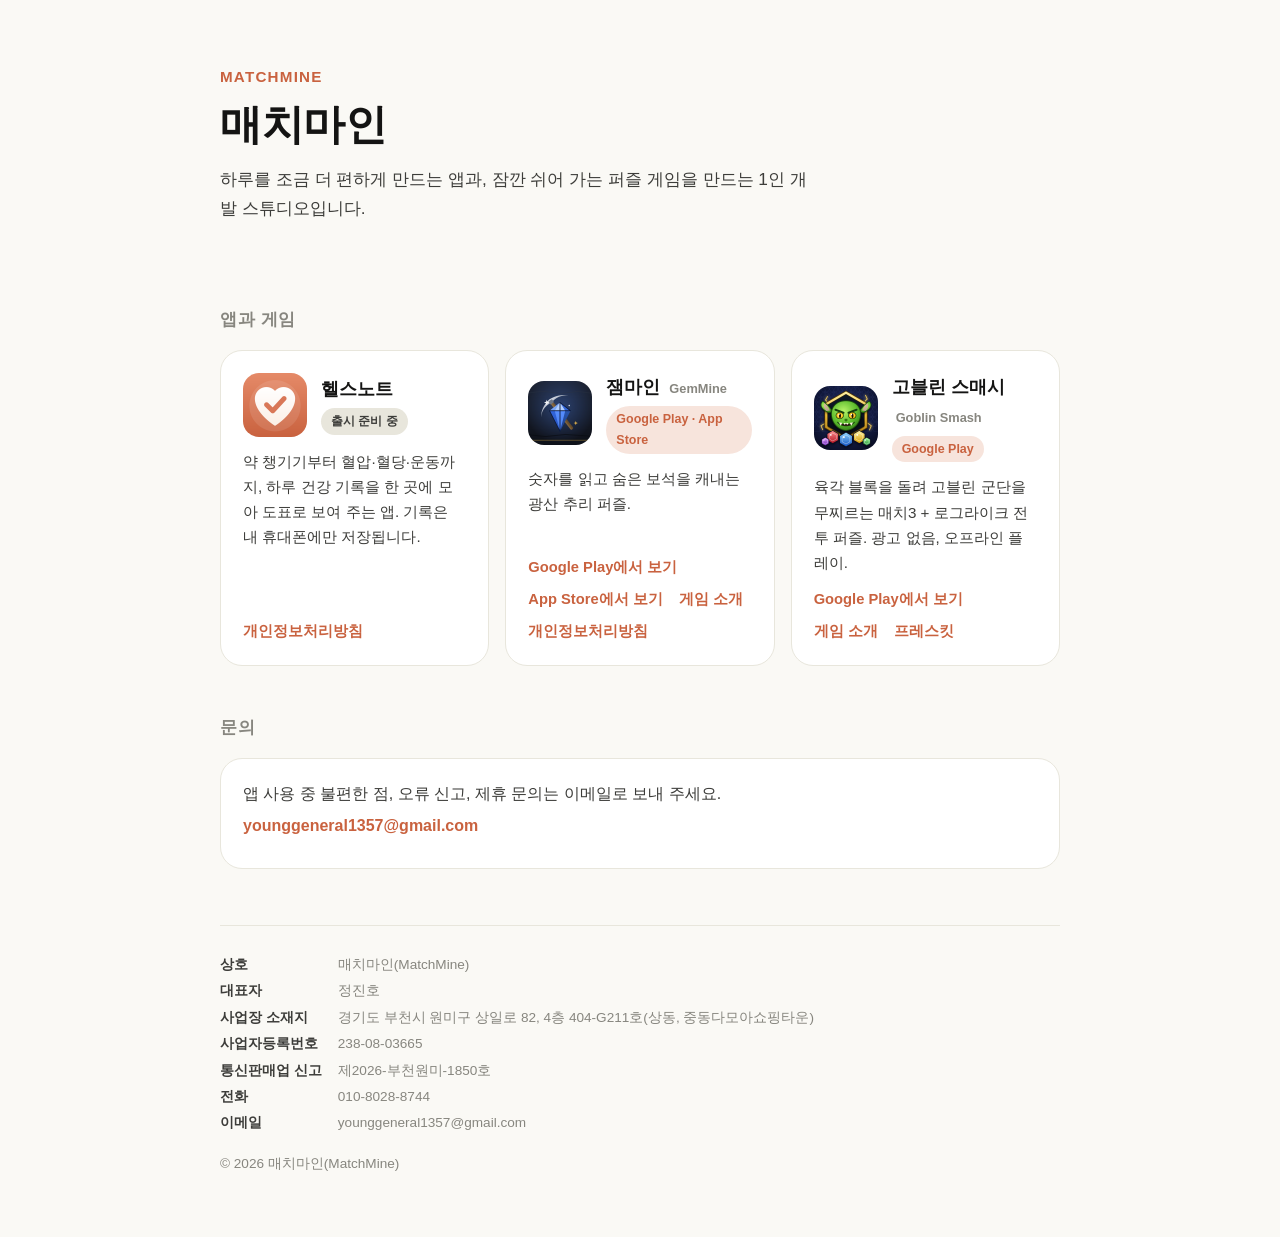
<file: index.html>
<!DOCTYPE html>
<html lang="ko">
<head>
<meta charset="utf-8">
<meta name="viewport" content="width=device-width,initial-scale=1">
<title>매치마인 (MatchMine)</title>
<meta name="description" content="매치마인(MatchMine) — 헬스노트, 잼마인(GemMine), 고블린 스매시를 만드는 1인 앱·게임 스튜디오">
<style>
  :root{
    --bg:#FAF9F5; --surface:#FFFFFF; --ink:#141413; --ink2:#3D3D3A; --muted:#87867F;
    --line:#E8E6DC; --accent:#C9623F; --accent-soft:#F7E4DC;
  }
  @media (prefers-color-scheme: dark){
    :root{
      --bg:#1F1E1D; --surface:#2A2927; --ink:#F2F0E8; --ink2:#D4D1C7; --muted:#9C998F;
      --line:#3A3935; --accent:#E58A68; --accent-soft:#3B2C25;
    }
  }
  *{box-sizing:border-box}
  body{margin:0;background:var(--bg);color:var(--ink);
       font-family:-apple-system,"Segoe UI","Malgun Gothic","Apple SD Gothic Neo",sans-serif;
       line-height:1.65;-webkit-font-smoothing:antialiased}
  .wrap{max-width:880px;margin:0 auto;padding:0 20px}
  header{padding:64px 0 36px}
  .brand{font-size:.95rem;letter-spacing:.08em;color:var(--accent);font-weight:700;margin:0 0 10px}
  h1{font-size:clamp(1.9rem,5vw,2.6rem);line-height:1.25;margin:0 0 14px;letter-spacing:-.01em}
  .lead{font-size:1.08rem;color:var(--ink2);margin:0;max-width:34em}
  h2{font-size:1.05rem;color:var(--muted);font-weight:600;letter-spacing:.04em;margin:48px 0 16px}
  .apps{display:grid;grid-template-columns:repeat(auto-fit,minmax(240px,1fr));gap:16px}
  .app{background:var(--surface);border:1px solid var(--line);border-radius:22px;padding:22px;
       display:flex;flex-direction:column;gap:12px}
  .app-head{display:flex;align-items:center;gap:14px}
  .app img{width:64px;height:64px;border-radius:16px;flex:none}
  .app h3{margin:0;font-size:1.12rem}
  .app h3 small{font-size:.8rem;color:var(--muted);font-weight:600;margin-left:4px}
  .tag{display:inline-block;font-size:.78rem;font-weight:700;padding:3px 10px;border-radius:999px;
       background:var(--accent-soft);color:var(--accent);margin-top:4px}
  .tag.gray{background:var(--line);color:var(--ink2)}
  .app p{margin:0;color:var(--ink2);font-size:.95rem;flex:1}
  .links{display:flex;flex-wrap:wrap;gap:8px 16px;font-size:.92rem}
  a{color:var(--accent);text-decoration:none;font-weight:600}
  a:hover{text-decoration:underline}
  .contact{background:var(--surface);border:1px solid var(--line);border-radius:22px;padding:22px}
  .contact p{margin:0 0 6px;color:var(--ink2)}
  footer{margin-top:56px;padding:28px 0 48px;border-top:1px solid var(--line);color:var(--muted);font-size:.85rem}
  footer dl{display:grid;grid-template-columns:max-content 1fr;gap:4px 16px;margin:0}
  footer dt{font-weight:600;color:var(--ink2)}
  footer dd{margin:0;word-break:keep-all}
  @media (max-width:520px){ footer dl{grid-template-columns:1fr} footer dd{margin-bottom:6px} }
</style>
</head>
<body>
<div class="wrap">
  <header>
    <p class="brand">MATCHMINE</p>
    <h1>매치마인</h1>
    <p class="lead">하루를 조금 더 편하게 만드는 앱과, 잠깐 쉬어 가는 퍼즐 게임을 만드는 1인 개발 스튜디오입니다.</p>
  </header>

  <h2>앱과 게임</h2>
  <div class="apps">
    <article class="app">
      <div class="app-head">
        <img src="img/healthnote.png" alt="헬스노트 아이콘">
        <div><h3>헬스노트</h3><span class="tag gray">출시 준비 중</span></div>
      </div>
      <p>약 챙기기부터 혈압·혈당·운동까지, 하루 건강 기록을 한 곳에 모아 도표로 보여 주는 앱. 기록은 내 휴대폰에만 저장됩니다.</p>
      <div class="links">
        <a href="https://adonis1357.github.io/healthnote-privacy/">개인정보처리방침</a>
      </div>
    </article>

    <article class="app">
      <div class="app-head">
        <img src="img/gemmine.png" alt="잼마인 아이콘">
        <div><h3>잼마인 <small>GemMine</small></h3><span class="tag">Google Play · App Store</span></div>
      </div>
      <p>숫자를 읽고 숨은 보석을 캐내는 광산 추리 퍼즐.</p>
      <div class="links">
        <a href="https://play.google.com/store/apps/details?id=com.JungJinHoCompany.GemMine">Google Play에서 보기</a>
        <a href="https://apps.apple.com/app/id6827137317">App Store에서 보기</a>
        <a href="https://adonis1357.github.io/gemmine-privacy/game/">게임 소개</a>
        <a href="https://adonis1357.github.io/gemmine-privacy/">개인정보처리방침</a>
      </div>
    </article>

    <article class="app">
      <div class="app-head">
        <img src="img/goblinsmash.png" alt="고블린 스매시 아이콘">
        <div><h3>고블린 스매시 <small>Goblin Smash</small></h3><span class="tag">Google Play</span></div>
      </div>
      <p>육각 블록을 돌려 고블린 군단을 무찌르는 매치3 + 로그라이크 전투 퍼즐. 광고 없음, 오프라인 플레이.</p>
      <div class="links">
        <a href="https://play.google.com/store/apps/details?id=com.matchmine.hexapuzzle">Google Play에서 보기</a>
        <a href="goblin-smash/goblinsmash/">게임 소개</a>
        <a href="goblin-smash/press/">프레스킷</a>
      </div>
    </article>
  </div>

  <h2>문의</h2>
  <div class="contact">
    <p>앱 사용 중 불편한 점, 오류 신고, 제휴 문의는 이메일로 보내 주세요.</p>
    <p><a href="mailto:younggeneral1357@gmail.com">younggeneral1357@gmail.com</a></p>
  </div>

  <footer>
    <dl>
      <dt>상호</dt><dd>매치마인(MatchMine)</dd>
      <dt>대표자</dt><dd>정진호</dd>
      <dt>사업장 소재지</dt><dd>경기도 부천시 원미구 상일로 82, 4층 404-G211호(상동, 중동다모아쇼핑타운)</dd>
      <dt>사업자등록번호</dt><dd>238-08-03665</dd>
      <dt>통신판매업 신고</dt><dd>제2026-부천원미-1850호</dd>
      <dt>전화</dt><dd>010-8028-8744</dd>
      <dt>이메일</dt><dd>younggeneral1357@gmail.com</dd>
    </dl>
    <p style="margin-top:18px">© 2026 매치마인(MatchMine)</p>
  </footer>
</div>
</body>
</html>
</file>
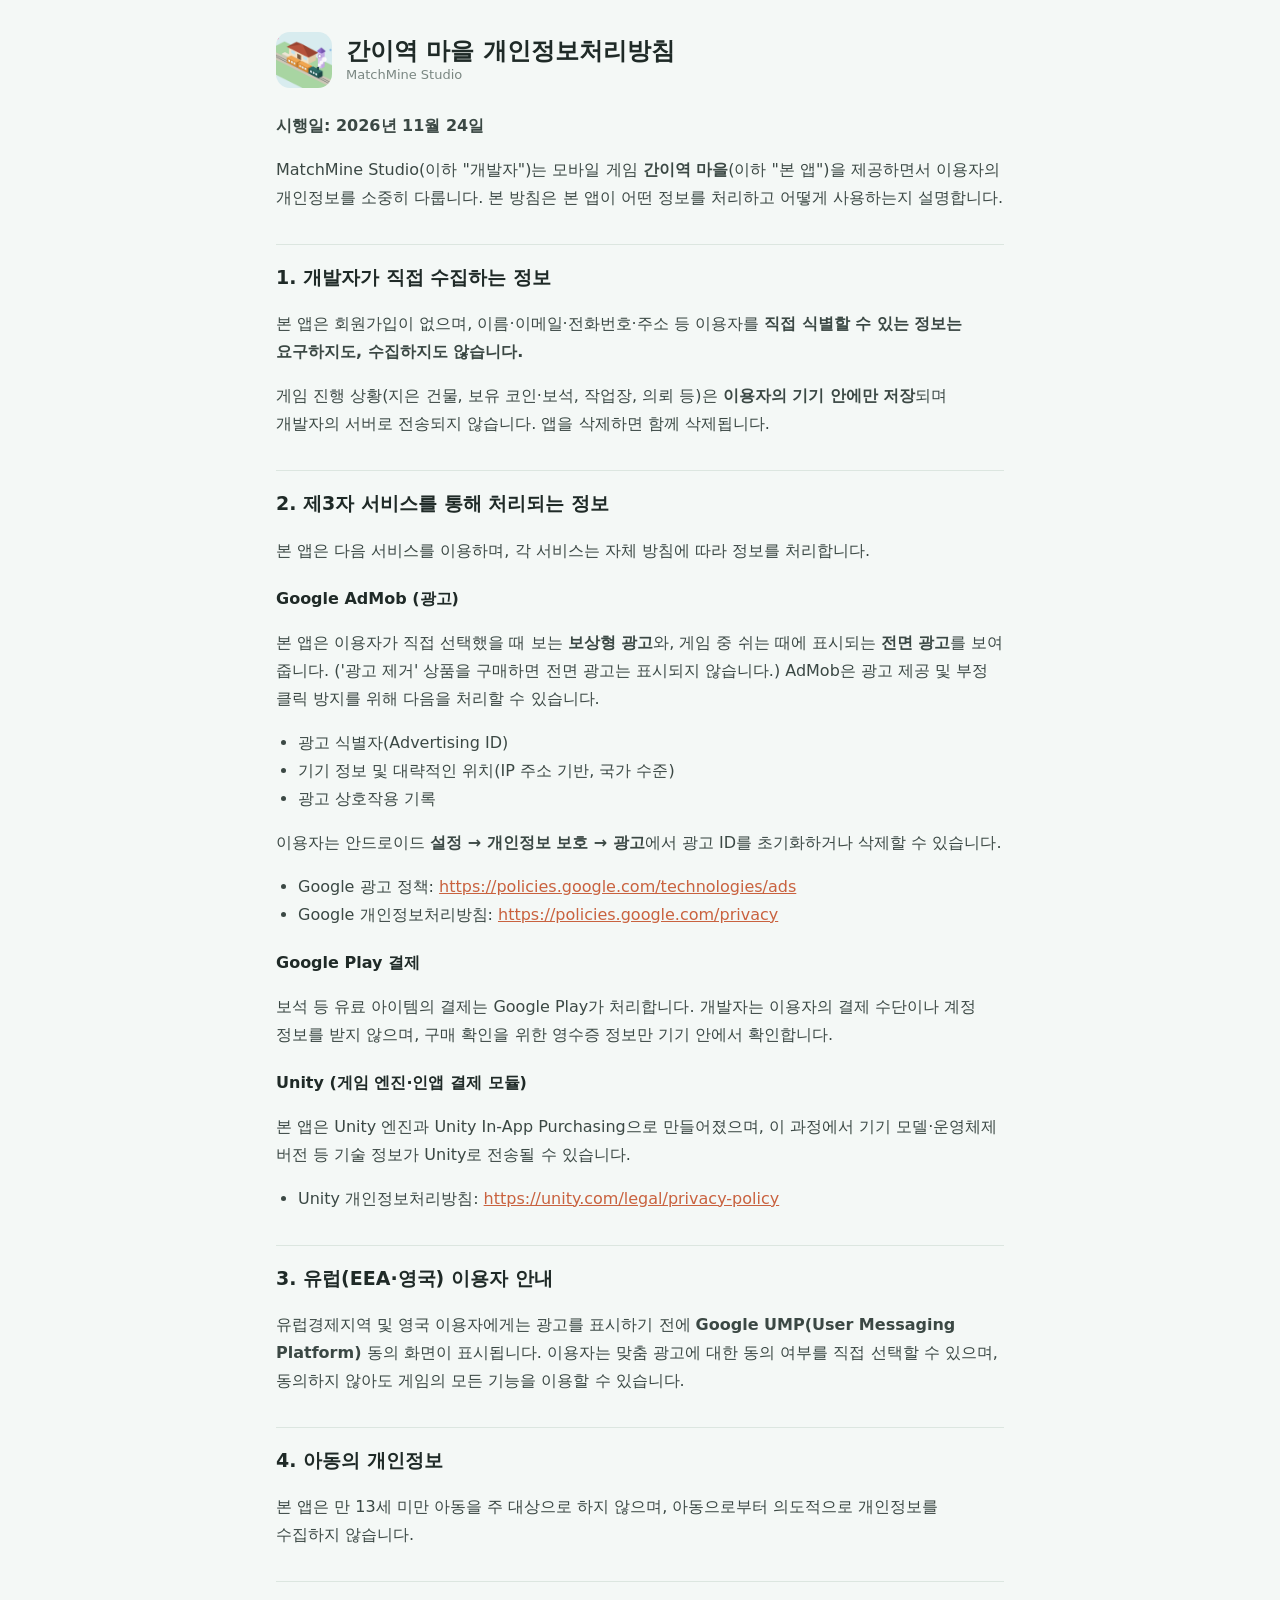
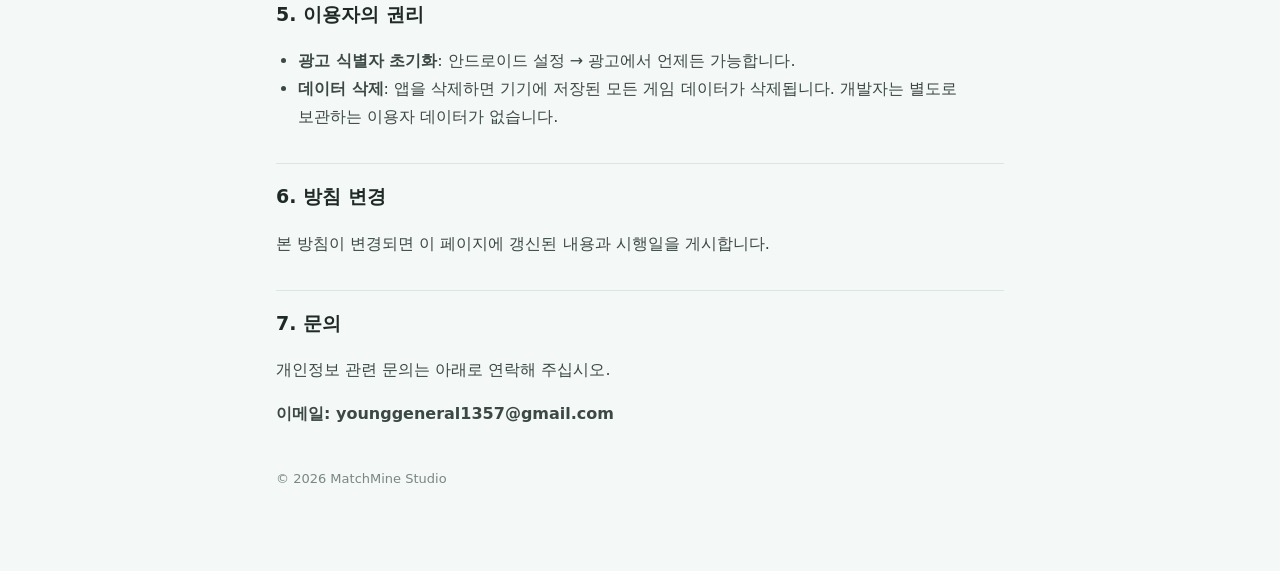
<file: ganiyeok-privacy/index.html>
<!DOCTYPE html>
<html lang="ko">
<head>
<meta charset="utf-8">
<meta name="viewport" content="width=device-width, initial-scale=1">
<title>간이역 마을 개인정보처리방침</title>
<meta name="description" content="간이역 마을 게임의 개인정보처리방침. 게임 진행은 이용자의 기기 안에만 저장됩니다.">
<style>
  :root { --bg:#F4F8F6; --surface:#FFFFFF; --border:#DCE6E0; --ink:#1F2A27; --ink2:#3B4844; --muted:#7A8782; --accent:#C9623F; }
  @media (prefers-color-scheme: dark) { :root { --bg:#1B201E; --surface:#252B29; --border:#3A4340; --ink:#F2F5F3; --ink2:#D5DCD9; --muted:#9AA6A1; --accent:#E08A6B; } }
  * { box-sizing:border-box; }
  body { margin:0; background:var(--bg); color:var(--ink2); font-family:"Pretendard","Apple SD Gothic Neo","Malgun Gothic","Noto Sans KR",system-ui,sans-serif; font-size:16px; line-height:1.75; word-break:keep-all; overflow-wrap:anywhere; }
  main { max-width:760px; margin:0 auto; padding:32px 16px 80px; }
  header { display:flex; align-items:center; gap:14px; margin-bottom:24px; }
  header img { width:56px; height:56px; border-radius:14px; flex:none; }
  h1 { margin:0; color:var(--ink); font-size:24px; line-height:1.3; }
  header small { display:block; color:var(--muted); font-size:13px; font-weight:400; }
  h2 { color:var(--ink); font-size:19px; margin:32px 0 8px; padding-top:16px; border-top:1px solid var(--border); }
  h3 { color:var(--ink); font-size:16px; margin:20px 0 4px; }
  a { color:var(--accent); }
  ul { padding-left:22px; }
  footer { margin-top:40px; color:var(--muted); font-size:13px; }
</style>
</head>
<body>
<main>
<header><img src="icon.png" alt=""><h1>간이역 마을 개인정보처리방침<small>MatchMine Studio</small></h1></header>
<p><strong>시행일: 2026년 11월 24일</strong></p>
<p>MatchMine Studio(이하 &quot;개발자&quot;)는 모바일 게임 <strong>간이역 마을</strong>(이하 &quot;본 앱&quot;)을 제공하면서 이용자의 개인정보를 소중히 다룹니다. 본 방침은 본 앱이 어떤 정보를 처리하고 어떻게 사용하는지 설명합니다.</p>
<h2>1. 개발자가 직접 수집하는 정보</h2>
<p>본 앱은 회원가입이 없으며, 이름·이메일·전화번호·주소 등 이용자를 <strong>직접 식별할 수 있는 정보는 요구하지도, 수집하지도 않습니다.</strong></p>
<p>게임 진행 상황(지은 건물, 보유 코인·보석, 작업장, 의뢰 등)은 <strong>이용자의 기기 안에만 저장</strong>되며 개발자의 서버로 전송되지 않습니다. 앱을 삭제하면 함께 삭제됩니다.</p>
<h2>2. 제3자 서비스를 통해 처리되는 정보</h2>
<p>본 앱은 다음 서비스를 이용하며, 각 서비스는 자체 방침에 따라 정보를 처리합니다.</p>
<h3>Google AdMob (광고)</h3>
<p>본 앱은 이용자가 직접 선택했을 때 보는 <strong>보상형 광고</strong>와, 게임 중 쉬는 때에 표시되는 <strong>전면 광고</strong>를 보여 줍니다. (&#x27;광고 제거&#x27; 상품을 구매하면 전면 광고는 표시되지 않습니다.) AdMob은 광고 제공 및 부정 클릭 방지를 위해 다음을 처리할 수 있습니다.</p>
<ul>
<li>광고 식별자(Advertising ID)</li>
<li>기기 정보 및 대략적인 위치(IP 주소 기반, 국가 수준)</li>
<li>광고 상호작용 기록</li>
</ul>
<p>이용자는 안드로이드 <strong>설정 → 개인정보 보호 → 광고</strong>에서 광고 ID를 초기화하거나 삭제할 수 있습니다.</p>
<ul>
<li>Google 광고 정책: <a href="https://policies.google.com/technologies/ads">https://policies.google.com/technologies/ads</a></li>
<li>Google 개인정보처리방침: <a href="https://policies.google.com/privacy">https://policies.google.com/privacy</a></li>
</ul>
<h3>Google Play 결제</h3>
<p>보석 등 유료 아이템의 결제는 Google Play가 처리합니다. 개발자는 이용자의 결제 수단이나 계정 정보를 받지 않으며, 구매 확인을 위한 영수증 정보만 기기 안에서 확인합니다.</p>
<h3>Unity (게임 엔진·인앱 결제 모듈)</h3>
<p>본 앱은 Unity 엔진과 Unity In-App Purchasing으로 만들어졌으며, 이 과정에서 기기 모델·운영체제 버전 등 기술 정보가 Unity로 전송될 수 있습니다.</p>
<ul>
<li>Unity 개인정보처리방침: <a href="https://unity.com/legal/privacy-policy">https://unity.com/legal/privacy-policy</a></li>
</ul>
<h2>3. 유럽(EEA·영국) 이용자 안내</h2>
<p>유럽경제지역 및 영국 이용자에게는 광고를 표시하기 전에 <strong>Google UMP(User Messaging Platform)</strong> 동의 화면이 표시됩니다. 이용자는 맞춤 광고에 대한 동의 여부를 직접 선택할 수 있으며, 동의하지 않아도 게임의 모든 기능을 이용할 수 있습니다.</p>
<h2>4. 아동의 개인정보</h2>
<p>본 앱은 만 13세 미만 아동을 주 대상으로 하지 않으며, 아동으로부터 의도적으로 개인정보를 수집하지 않습니다.</p>
<h2>5. 이용자의 권리</h2>
<ul>
<li><strong>광고 식별자 초기화</strong>: 안드로이드 설정 → 광고에서 언제든 가능합니다.</li>
<li><strong>데이터 삭제</strong>: 앱을 삭제하면 기기에 저장된 모든 게임 데이터가 삭제됩니다. 개발자는 별도로 보관하는 이용자 데이터가 없습니다.</li>
</ul>
<h2>6. 방침 변경</h2>
<p>본 방침이 변경되면 이 페이지에 갱신된 내용과 시행일을 게시합니다.</p>
<h2>7. 문의</h2>
<p>개인정보 관련 문의는 아래로 연락해 주십시오.</p>
<p><strong>이메일: younggeneral1357@gmail.com</strong></p>
<footer>© 2026 MatchMine Studio</footer>
</main>
</body>
</html>
</file>
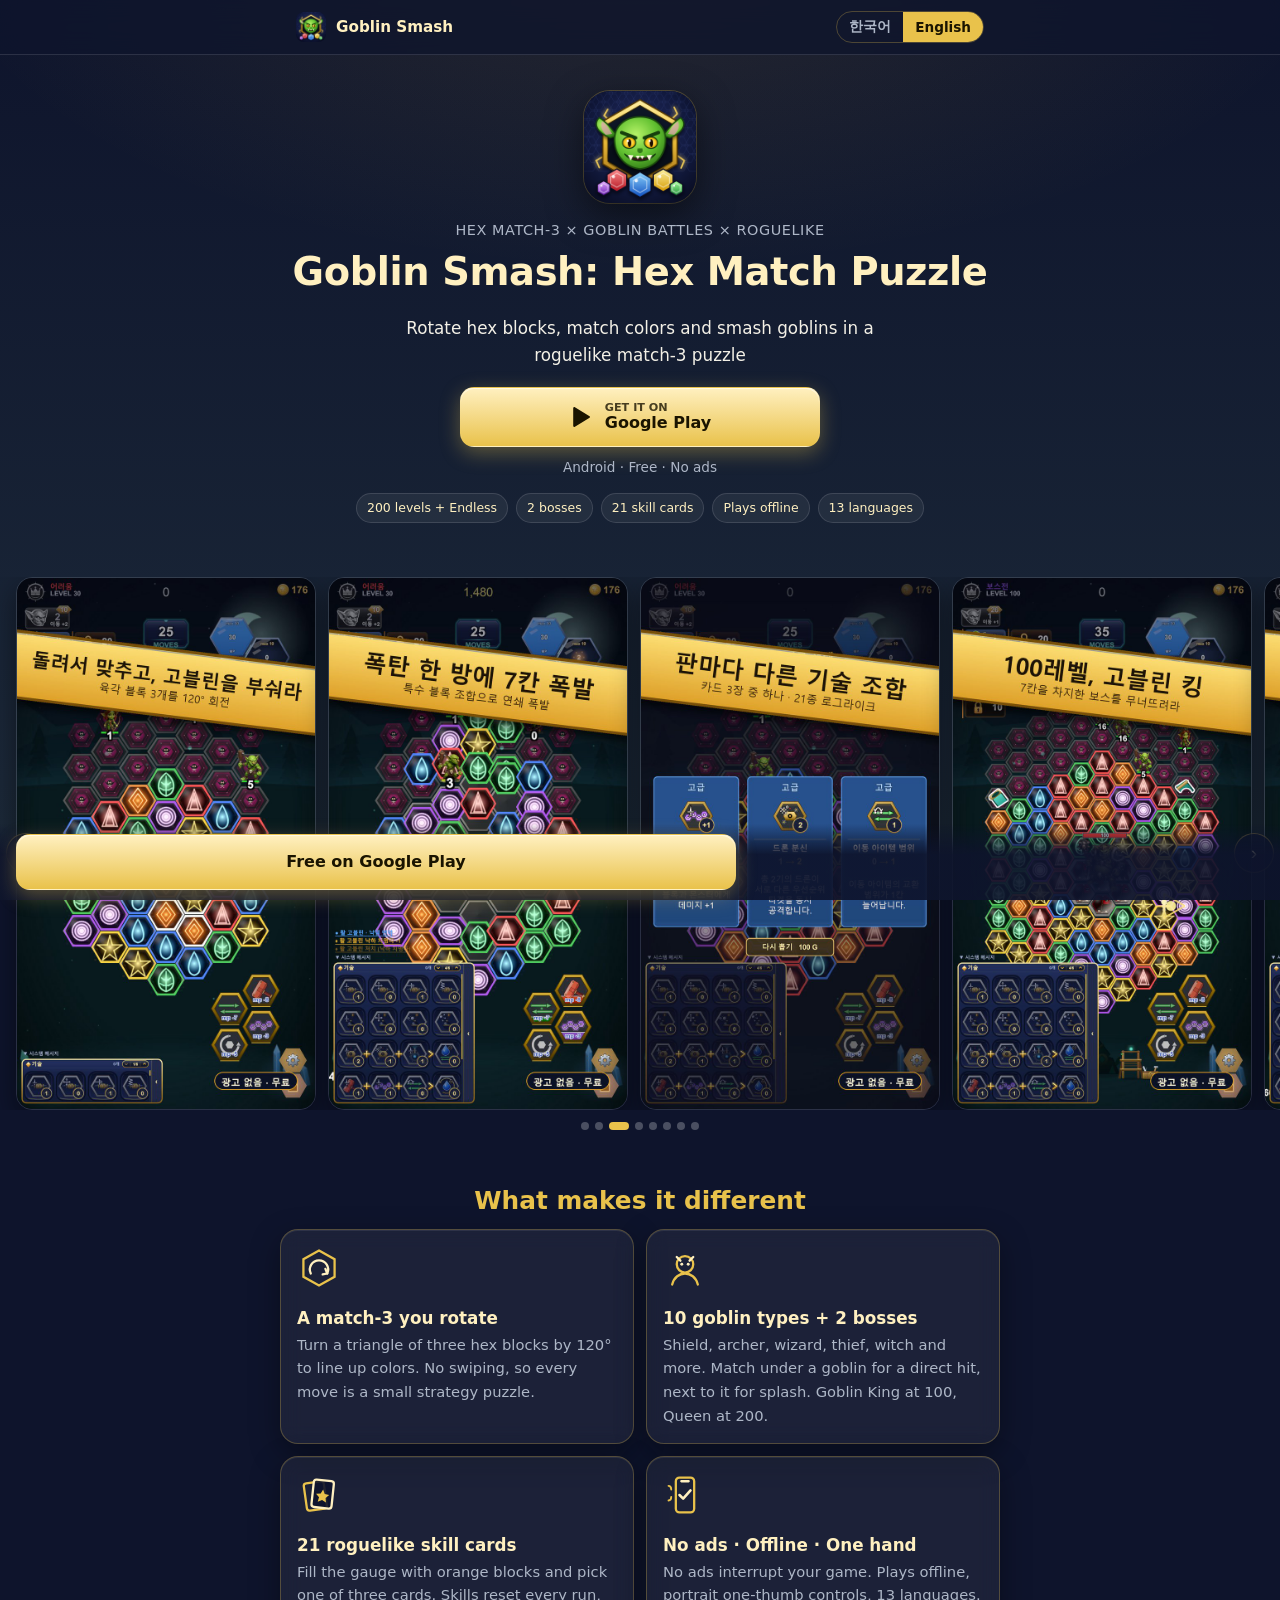
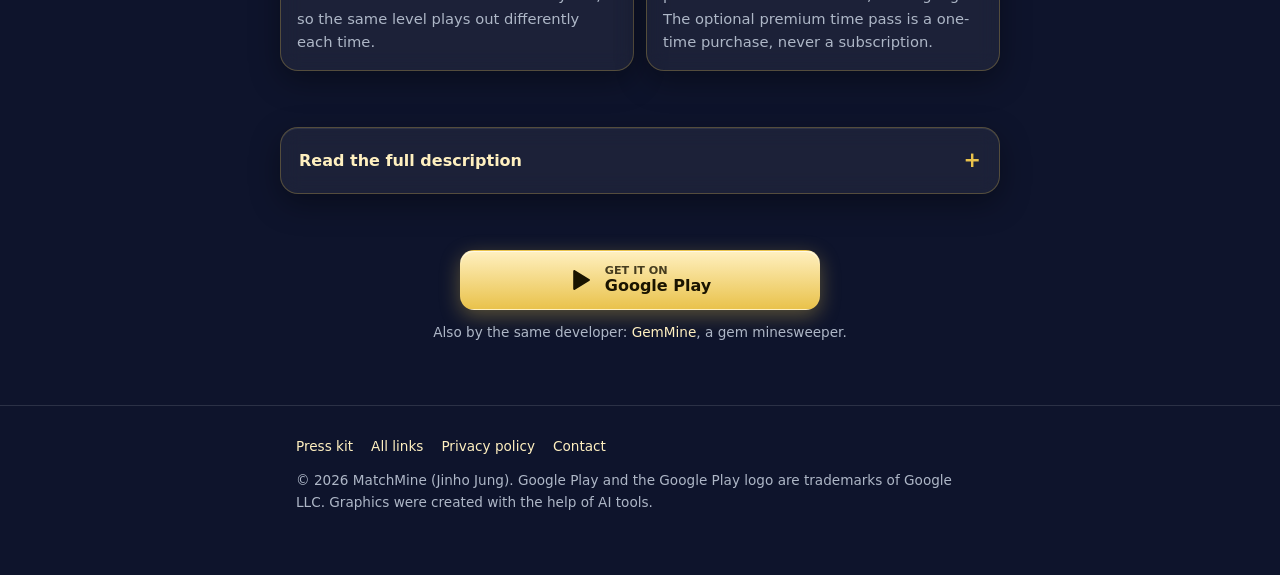
<file: goblin-smash/index.html>
<!DOCTYPE html>
<html lang="ko">
<head>
<meta charset="utf-8">
<meta http-equiv="refresh" content="0; url=goblinsmash/">
<link rel="canonical" href="goblinsmash/">
<title>Goblin Smash</title>
<meta name="robots" content="noindex">
</head>
<body style="margin:0;background:#0E142C;color:#FFF0C0;font-family:sans-serif;display:flex;align-items:center;justify-content:center;min-height:100vh">
<p><a href="goblinsmash/" style="color:#E9C24B">Goblin Smash — 게임 소개 페이지로 이동 / Go to the game page</a></p>
</body>
</html>
</file>
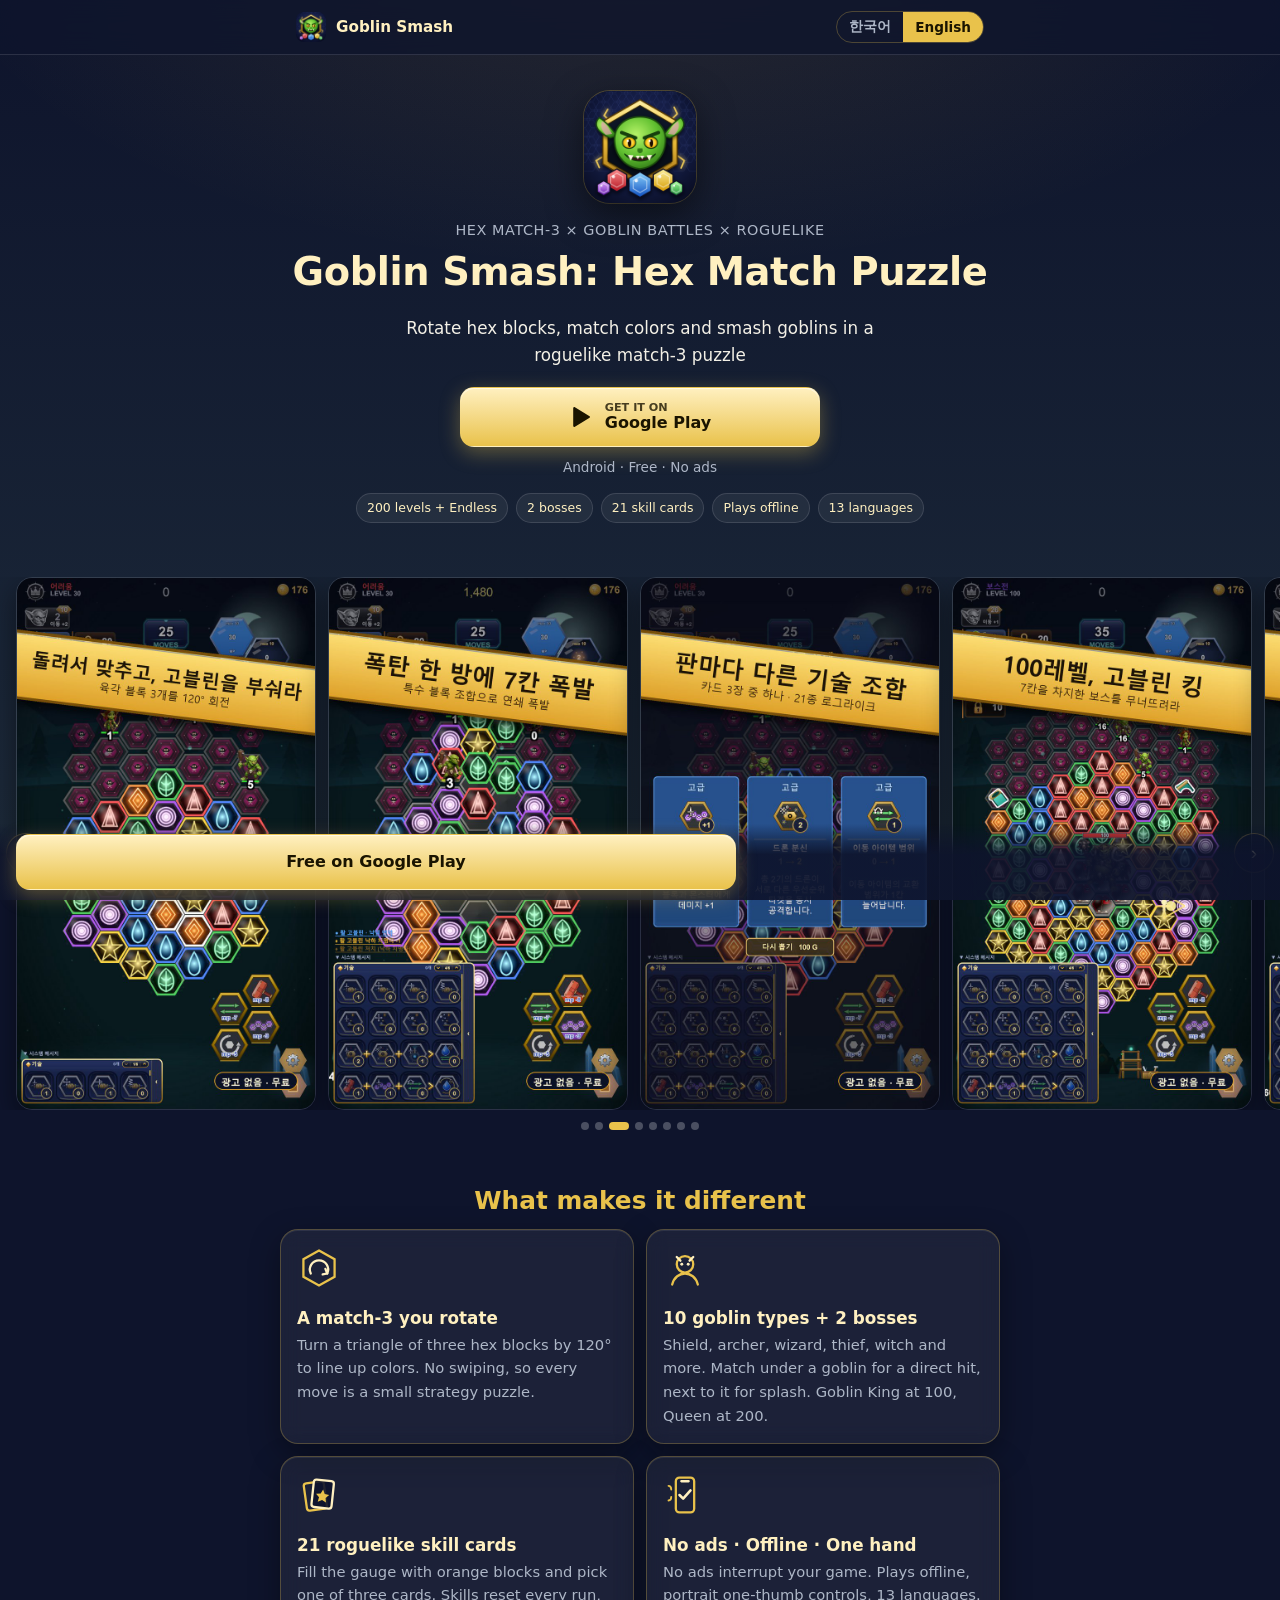
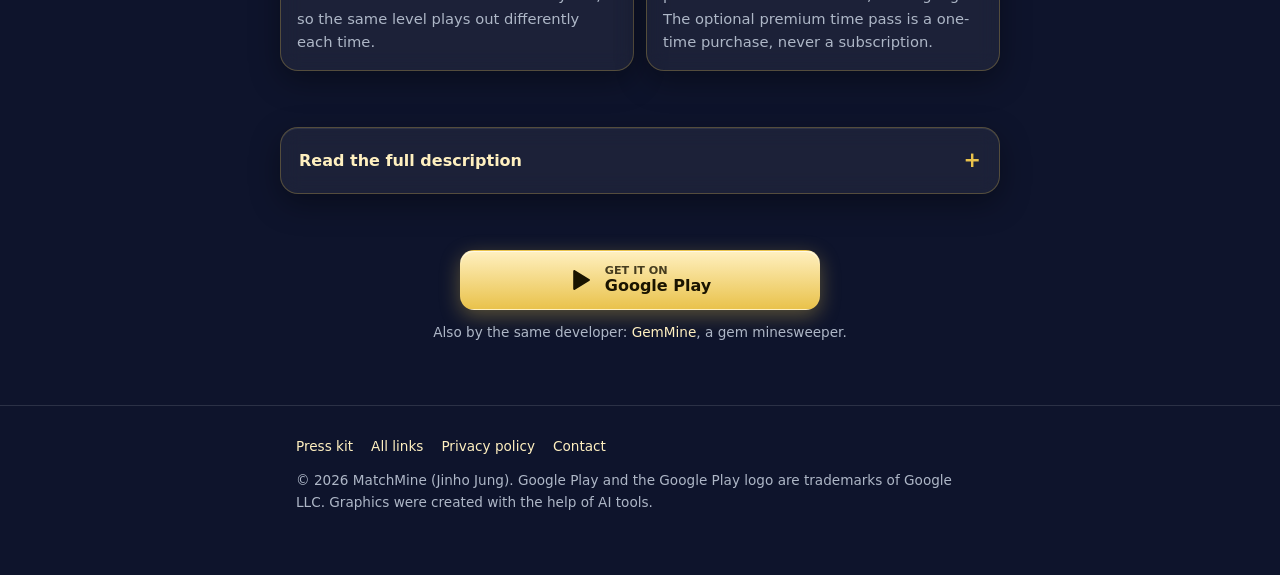
<file: goblin-smash/goblinsmash/index.html>
<!DOCTYPE html>
<html lang="ko">
<head>
<meta charset="utf-8">
<meta name="viewport" content="width=device-width, initial-scale=1, viewport-fit=cover">
<title>고블린 스매시: 육각 블록 매치3 퍼즐 | Goblin Smash</title>
<meta name="description" content="육각 블록을 돌려 색을 맞추고 고블린을 물리치는 매치3 퍼즐! 200레벨·보스전·로그라이크 기술">
<meta name="theme-color" content="#0E142C">
<link rel="icon" href="../assets/icon.png" type="image/png">
<link rel="apple-touch-icon" href="../assets/icon.png">
<link rel="canonical" href="https://adonis1357.github.io/goblin-smash/goblinsmash/">
<meta property="og:type" content="website">
<meta property="og:site_name" content="Goblin Smash">
<meta property="og:title" content="Goblin Smash: Hex Match Puzzle">
<meta property="og:description" content="Rotate hex blocks, match colors and smash goblins in a roguelike match-3 puzzle">
<meta property="og:image" content="https://adonis1357.github.io/goblin-smash/assets/og_image.jpg">
<meta property="og:image:width" content="1200">
<meta property="og:image:height" content="630">
<meta property="og:url" content="https://adonis1357.github.io/goblin-smash/goblinsmash/">
<meta property="og:locale" content="ko_KR">
<meta property="og:locale:alternate" content="en_US">
<meta name="twitter:card" content="summary_large_image">
<meta name="twitter:title" content="Goblin Smash: Hex Match Puzzle">
<meta name="twitter:description" content="Rotate hex blocks, match colors and smash goblins in a roguelike match-3 puzzle">
<meta name="twitter:image" content="https://adonis1357.github.io/goblin-smash/assets/og_image.jpg">
<script type="application/ld+json">
{
 "@context": "https://schema.org",
 "@type": [
  "VideoGame",
  "SoftwareApplication",
  "MobileApplication"
 ],
 "name": "Goblin Smash: Hex Match Puzzle",
 "alternateName": "고블린 스매시: 육각 블록 매치3 퍼즐",
 "description": "Rotate hex blocks, match colors and smash goblins in a roguelike match-3 puzzle",
 "url": "https://adonis1357.github.io/goblin-smash/goblinsmash/",
 "image": "https://adonis1357.github.io/goblin-smash/assets/icon.png",
 "applicationCategory": "GameApplication",
 "applicationSubCategory": "Puzzle",
 "genre": [
  "Puzzle",
  "Match-3",
  "Roguelike"
 ],
 "operatingSystem": "Android",
 "gamePlatform": "Android",
 "playMode": "SinglePlayer",
 "installUrl": "https://play.google.com/store/apps/details?id=com.matchmine.hexapuzzle",
 "downloadUrl": "https://play.google.com/store/apps/details?id=com.matchmine.hexapuzzle",
 "inLanguage": [
  "ko",
  "en",
  "ja",
  "zh-Hans",
  "zh-Hant",
  "fr",
  "es",
  "de",
  "pt",
  "ru",
  "vi",
  "th",
  "id"
 ],
 "offers": {
  "@type": "Offer",
  "price": "0",
  "priceCurrency": "KRW",
  "availability": "https://schema.org/InStock"
 },
 "author": {
  "@type": "Person",
  "name": "Jinho Jung",
  "alternateName": "정진호"
 },
 "publisher": {
  "@type": "Organization",
  "name": "MatchMine",
  "email": "younggeneral1357@gmail.com"
 },
 "datePublished": "2026-10-06",
 "screenshot": [
  "https://adonis1357.github.io/goblin-smash/assets/shots/01_gameplay.jpg",
  "https://adonis1357.github.io/goblin-smash/assets/shots/02_bomb.jpg",
  "https://adonis1357.github.io/goblin-smash/assets/shots/03_cards.jpg",
  "https://adonis1357.github.io/goblin-smash/assets/shots/04_boss.jpg",
  "https://adonis1357.github.io/goblin-smash/assets/shots/05_drill.jpg",
  "https://adonis1357.github.io/goblin-smash/assets/shots/06_skills.jpg",
  "https://adonis1357.github.io/goblin-smash/assets/shots/07_clear.jpg",
  "https://adonis1357.github.io/goblin-smash/assets/shots/08_lobby.jpg"
 ]
}
</script>
<link rel="stylesheet" href="../assets/site.css">
<style>
  .hero { padding: 36px 0 26px; text-align: center; }
  .hero .icon { width: 112px; height: 112px; margin: 0 auto 16px; border-radius: 26px;
    box-shadow: 0 12px 36px rgba(0,0,0,.5), 0 0 0 1px var(--line); }
  .hero .tag { color: var(--muted); font-size: .9rem; margin-bottom: 6px; letter-spacing: .04em; text-transform: uppercase; }
  .hero .pos { font-size: 1.05rem; color: var(--text); max-width: 540px; margin: 0 auto 18px; }
  .hero .cta { display: flex; flex-direction: column; align-items: center; gap: 10px; }
  .badges { display: flex; flex-wrap: wrap; justify-content: center; gap: 8px; margin-top: 14px; }
  .badges span { font-size: .78rem; color: var(--gold-light); background: var(--glass); border: 1px solid var(--line-soft);
    border-radius: 999px; padding: 4px 10px; }

  /* 캐러셀 */
  .carousel { position: relative; }
  .track { list-style: none; margin: 0; padding: 0 var(--gutter); display: flex; gap: 12px; overflow-x: auto;
    scroll-snap-type: x mandatory; -webkit-overflow-scrolling: touch; scrollbar-width: none; }
  .track::-webkit-scrollbar { display: none; }
  .slide { flex: 0 0 min(64vw, 300px); scroll-snap-align: center; }
  .slide img { border-radius: 16px; border: 1px solid var(--line-soft); box-shadow: 0 10px 28px rgba(0,0,0,.45); aspect-ratio: 9/16; object-fit: cover; }
  .nav { position: absolute; top: 50%; transform: translateY(-50%); width: 40px; height: 40px; border-radius: 50%;
    border: 1px solid var(--line); background: rgba(14,20,44,.7); color: var(--gold-light); font-size: 1.2rem; cursor: pointer; display: none; }
  .nav.prev { left: 6px; } .nav.next { right: 6px; }
  @media (min-width: 600px) { .nav { display: block; } }
  .dots { display: flex; justify-content: center; gap: 6px; margin-top: 12px; }
  .dots button { width: 8px; height: 8px; border-radius: 50%; border: 0; background: rgba(255,255,255,.25); padding: 0; cursor: pointer; }
  .dots button[aria-current="true"] { background: var(--gold); width: 20px; border-radius: 4px; }

  /* 특징 4블록 */
  .features { display: grid; grid-template-columns: 1fr; gap: 12px; }
  @media (min-width: 560px) { .features { grid-template-columns: 1fr 1fr; } }
  .feature { padding: 16px; }
  .feature .ico { width: 44px; height: 44px; margin-bottom: 10px; }
  .feature h3 { margin-bottom: 4px; }
  .feature p { margin: 0; color: var(--muted); font-size: .92rem; }

  /* 쇼츠 */
  .video { position: relative; width: min(100%, 360px); aspect-ratio: 9/16; margin: 0 auto; border-radius: 16px; overflow: hidden;
    border: 1px solid var(--line); background: #000; }
  .video iframe { position: absolute; inset: 0; width: 100%; height: 100%; border: 0; }

  /* 전체 설명 */
  details.desc { padding: 0; overflow: hidden; }
  details.desc summary { padding: 16px 18px; cursor: pointer; font-weight: 700; color: var(--gold-light); list-style: none; display: flex; justify-content: space-between; align-items: center; }
  details.desc summary::-webkit-details-marker { display: none; }
  details.desc summary::after { content: "+"; font-size: 1.3rem; color: var(--gold); }
  details.desc[open] summary::after { content: "–"; }
  details.desc .body { padding: 0 18px 18px; color: var(--text); font-size: .95rem; }
  details.desc .body h3 { margin-top: 18px; }
  details.desc .body ul { padding-left: 1.2em; color: var(--muted); }
  details.desc .body li { margin: .25em 0; }

  .bottom-cta { position: sticky; bottom: 0; z-index: 15; padding: 10px var(--gutter) calc(10px + env(safe-area-inset-bottom));
    background: linear-gradient(180deg, rgba(14,20,44,0), rgba(14,20,44,.92) 40%); }
  .bottom-cta .btn { width: 100%; max-width: var(--maxw); margin: 0 auto; }
</style>
</head>
<body data-lang="ko">
<header class="topbar">
  <div class="wrap">
    <a class="brand" href="./"><img src="../assets/icon.png" alt="" width="30" height="30"><span>Goblin Smash</span></a>
    <div class="lang-switch" role="group" aria-label="Language">
      <button type="button" data-lang="ko" aria-pressed="true">한국어</button>
      <button type="button" data-lang="en" aria-pressed="false">English</button>
    </div>
  </div>
</header>

<main>
  <section class="hero wrap">
    <img class="icon" src="../assets/icon.png" alt="Goblin Smash 앱 아이콘" width="112" height="112">
    <div class="tag"><span class="ko">헥사 매치3 × 고블린 전투 × 로그라이크</span><span class="en">Hex match-3 × goblin battles × roguelike</span></div>
    <h1><span class="ko">고블린 스매시: 육각 블록 매치3 퍼즐</span><span class="en">Goblin Smash: Hex Match Puzzle</span></h1>
    <p class="pos"><span class="ko">육각 블록을 돌려 색을 맞추고 고블린을 물리치는 매치3 퍼즐! 200레벨·보스전·로그라이크 기술</span><span class="en">Rotate hex blocks, match colors and smash goblins in a roguelike match-3 puzzle</span></p>
    <div class="cta">
      <a class="btn btn-gold btn-play" href="https://play.google.com/store/apps/details?id=com.matchmine.hexapuzzle&amp;referrer=utm_source%3Dlanding%26utm_medium%3Dweb%26utm_campaign%3Dlaunch" rel="noopener" target="_blank" id="play-btn">
        <svg viewBox="0 0 24 24" aria-hidden="true"><path fill="#1A1400" d="M4 3.5v17c0 .6.6 1 1.1.7L19 12.7c.5-.3.5-1 0-1.3L5.1 2.8c-.5-.3-1.1.1-1.1.7z"/><path fill="#1A1400" opacity=".55" d="M4 3.5l9.4 8.5L4 20.5z"/></svg>
        <span class="lbl"><small class="ko">Google Play에서</small><small class="en">GET IT ON</small><span class="ko">다운로드</span><span class="en">Google Play</span></span>
      </a>
      <span class="small muted"><span class="ko">Android · 무료 · 광고 없음</span><span class="en">Android · Free · No ads</span></span>
    </div>
    <div class="badges">
      <span class="ko">200레벨 + 무한 도전</span><span class="en">200 levels + Endless</span>
      <span class="ko">보스 2종</span><span class="en">2 bosses</span>
      <span class="ko">기술 카드 21종</span><span class="en">21 skill cards</span>
      <span class="ko">오프라인 플레이</span><span class="en">Plays offline</span>
      <span class="ko">13개 언어</span><span class="en">13 languages</span>
    </div>
  </section>

  <section class="section carousel" aria-label="Screenshots">
    <ul class="track" id="track">
      <li class="slide"><img src="../assets/shots/01_gameplay.jpg" alt="회전 매칭 플레이 / Rotate-to-match gameplay" loading="eager" width="720" height="1280"></li>
      <li class="slide"><img src="../assets/shots/02_bomb.jpg" alt="폭탄 특수 블록 / Bomb special block" loading="lazy" width="720" height="1280"></li>
      <li class="slide"><img src="../assets/shots/03_cards.jpg" alt="기술 카드 선택 / Skill card pick" loading="lazy" width="720" height="1280"></li>
      <li class="slide"><img src="../assets/shots/04_boss.jpg" alt="고블린 킹 보스전 / Goblin King boss fight" loading="lazy" width="720" height="1280"></li>
      <li class="slide"><img src="../assets/shots/05_drill.jpg" alt="드릴 관통 / Drill piercing" loading="lazy" width="720" height="1280"></li>
      <li class="slide"><img src="../assets/shots/06_skills.jpg" alt="기술 트리 / Skill tree" loading="lazy" width="720" height="1280"></li>
      <li class="slide"><img src="../assets/shots/07_clear.jpg" alt="레벨 클리어 / Level clear" loading="lazy" width="720" height="1280"></li>
      <li class="slide"><img src="../assets/shots/08_lobby.jpg" alt="크리스탈 숲 로비 / Crystal Forest lobby" loading="lazy" width="720" height="1280"></li>
    </ul>
    <button type="button" class="nav prev" id="prev" aria-label="이전">‹</button>
    <button type="button" class="nav next" id="next" aria-label="다음">›</button>
    <div class="dots" id="dots">
      <button type="button" data-i="0" aria-label="1"></button>
      <button type="button" data-i="1" aria-label="2"></button>
      <button type="button" data-i="2" aria-label="3"></button>
      <button type="button" data-i="3" aria-label="4"></button>
      <button type="button" data-i="4" aria-label="5"></button>
      <button type="button" data-i="5" aria-label="6"></button>
      <button type="button" data-i="6" aria-label="7"></button>
      <button type="button" data-i="7" aria-label="8"></button>
    </div>
  </section>

  <section class="section wrap">
    <h2 class="center"><span class="ko">왜 다른 매치3인가</span><span class="en">What makes it different</span></h2>
    <div class="features">
      <div class="glass feature">
        <svg class="ico" viewBox="0 0 48 48" aria-hidden="true"><polygon points="24,5 41,14.5 41,33.5 24,43 7,33.5 7,14.5" fill="none" stroke="#E9C24B" stroke-width="2.5"/><path d="M15 30a10 10 0 1 1 18 0" fill="none" stroke="#FFF0C0" stroke-width="2.5" stroke-linecap="round"/><path d="M31 25l2 5-5 1" fill="none" stroke="#FFF0C0" stroke-width="2.5" stroke-linecap="round" stroke-linejoin="round"/></svg>
        <h3><span class="ko">돌려서 맞추는 매치3</span><span class="en">A match-3 you rotate</span></h3>
        <p><span class="ko">삼각형으로 붙은 육각 블록 3개를 120° 회전해 같은 색을 맞춥니다. 스와이프가 아니라 회전이라 한 수 한 수가 전략입니다.</span><span class="en">Turn a triangle of three hex blocks by 120° to line up colors. No swiping, so every move is a small strategy puzzle.</span></p>
      </div>
      <div class="glass feature">
        <svg class="ico" viewBox="0 0 48 48" aria-hidden="true"><circle cx="24" cy="20" r="9" fill="none" stroke="#E9C24B" stroke-width="2.5"/><path d="M10 42c2-8 8-12 14-12s12 4 14 12" fill="none" stroke="#E9C24B" stroke-width="2.5" stroke-linecap="round"/><path d="M15 12l4 4M33 12l-4 4" stroke="#FFF0C0" stroke-width="2.5" stroke-linecap="round"/><circle cx="20.5" cy="20" r="1.6" fill="#FFF0C0"/><circle cx="27.5" cy="20" r="1.6" fill="#FFF0C0"/></svg>
        <h3><span class="ko">블록 위의 고블린 10종 + 보스 2</span><span class="en">10 goblin types + 2 bosses</span></h3>
        <p><span class="ko">방패·궁수·마법사·도둑·마녀… 고블린이 선 블록을 맞추면 직격, 옆을 맞추면 인접 피해. 100레벨 고블린 킹, 200레벨 고블린 퀸.</span><span class="en">Shield, archer, wizard, thief, witch and more. Match under a goblin for a direct hit, next to it for splash. Goblin King at 100, Queen at 200.</span></p>
      </div>
      <div class="glass feature">
        <svg class="ico" viewBox="0 0 48 48" aria-hidden="true"><rect x="9" y="10" width="22" height="30" rx="3" fill="none" stroke="#E9C24B" stroke-width="2.5" transform="rotate(-8 20 25)"/><rect x="17" y="8" width="22" height="30" rx="3" fill="rgba(14,20,44,.9)" stroke="#FFF0C0" stroke-width="2.5" transform="rotate(6 28 23)"/><path d="M24 17l2.2 4.6 5 .7-3.6 3.5.9 5-4.5-2.4-4.5 2.4.9-5-3.6-3.5 5-.7z" fill="#E9C24B" transform="rotate(6 28 23) translate(4 1)"/></svg>
        <h3><span class="ko">판마다 고르는 기술 카드 21종</span><span class="en">21 roguelike skill cards</span></h3>
        <p><span class="ko">주황 블록으로 게이지를 채우면 카드 3장 중 1장 선택. 기술은 판마다 리셋되어 같은 레벨도 매번 다른 전략이 됩니다.</span><span class="en">Fill the gauge with orange blocks and pick one of three cards. Skills reset every run, so the same level plays out differently each time.</span></p>
      </div>
      <div class="glass feature">
        <svg class="ico" viewBox="0 0 48 48" aria-hidden="true"><rect x="14" y="5" width="20" height="38" rx="4" fill="none" stroke="#E9C24B" stroke-width="2.5"/><path d="M20 9h8" stroke="#FFF0C0" stroke-width="2.5" stroke-linecap="round"/><path d="M18 24l4 4 8-9" fill="none" stroke="#FFF0C0" stroke-width="2.8" stroke-linecap="round" stroke-linejoin="round"/><path d="M6 14q3 0 3 4M6 30q3 0 3-4" stroke="#E9C24B" stroke-width="2" stroke-linecap="round" fill="none"/></svg>
        <h3><span class="ko">광고 없음 · 오프라인 · 한 손 조작</span><span class="en">No ads · Offline · One hand</span></h3>
        <p><span class="ko">광고가 흐름을 끊지 않습니다. 인터넷 없이도 플레이 가능. 세로 화면 한 손 조작, 13개 언어. 프리미엄 타임 패스는 자동 갱신 없는 1회 구매.</span><span class="en">No ads interrupt your game. Plays offline, portrait one-thumb controls, 13 languages. The optional premium time pass is a one-time purchase, never a subscription.</span></p>
      </div>
    </div>
  </section>

  <section class="section wrap" id="shorts" hidden>
    <h2 class="center"><span class="ko">15초로 보는 플레이</span><span class="en">See it in 15 seconds</span></h2>
    <div class="video" id="video"></div>
  </section>

  <section class="section wrap">
    <details class="glass desc">
      <summary><span class="ko">게임 전체 소개 보기</span><span class="en">Read the full description</span></summary>
      <div class="body">
        <div class="ko">
<p>육각 블록을 돌리는 순간, 고블린과의 전투가 시작됩니다.</p>
<p>고블린 스매시(Goblin Smash)는 육각형 블록을 회전시켜 색을 맞추는 매치3 퍼즐 게임입니다. 삼각형으로 붙어 있는 블록 3개를 120도씩 돌려 같은 색을 맞추면, 그 블록 위나 옆에 서 있던 고블린이 피해를 입습니다. 밀어서 바꾸는 방식이 아니라 &#x27;돌려서&#x27; 맞추는 회전 퍼즐이라, 한 수 한 수에 전략과 두뇌 회전이 필요합니다.</p>
<h3>돌려서 맞추는 육각형 3매치</h3>
<ul><li>삼각형으로 모인 블록 3개를 120도 회전해 같은 색을 맞추세요</li><li>레벨마다 이동 횟수가 정해져 있어, 몇 수 앞을 내다보는 블록 퍼즐의 손맛이 살아 있습니다</li><li>더 이상 돌릴 곳이 없으면 판이 자동으로 다시 섞입니다</li></ul>
<h3>블록 위의 고블린을 물리쳐라</h3>
<ul><li>기본 고블린부터 갑옷·활·방패·폭탄·힐러·헤비·마법사·도둑·마녀 고블린까지 10종, 그리고 더 강한 엘리트 고블린이 등장합니다</li><li>고블린이 선 블록을 맞추면 직접 타격, 옆 블록을 맞추면 인접 타격</li><li>화살로 블록에 금을 내는 활 고블린, 동료를 치료하는 힐러, 카운트다운 뒤 터지는 폭탄 고블린… 저마다 다른 패턴을 읽어야 합니다</li><li>블록 3칸을 차지해 회전을 막는 헤비 고블린, 몸을 숨기는 도둑 고블린, 언데드를 불러내는 마녀 고블린까지 상대에 따라 공략 순서가 달라집니다</li><li>블록을 점령해 회색으로 만드는 고블린을 막지 못하면 판이 점점 좁아집니다</li></ul>
<h3>특수 블록과 조합</h3>
<ul><li>드릴: 한 줄을 곧게 꿰뚫는 관통 공격</li><li>폭탄: 주변 7칸을 한 번에 폭파</li><li>드론: 가장 필요한 곳을 스스로 찾아가 공격</li><li>타겟 레이저: 링 모양으로 맞추면 생성되어 한 색의 블록을 모두 파괴</li><li>특수 블록끼리 합치면 더 강력한 조합 효과가 터집니다</li><li>어떤 특수 블록을 언제, 어느 고블린 앞에서 터뜨릴지 고민하는 것이 이 퍼즐 게임의 핵심 전략입니다</li></ul>
<h3>막힌 판을 뚫는 아이템 4종</h3>
<ul><li>망치, 스왑, 라인, 역회전으로 위기의 순간을 뒤집으세요</li></ul>
<h3>판마다 달라지는 로그라이크 기술 리워드</h3>
<ul><li>21레벨부터 주황 블록을 모아 게이지를 채우면 기술 카드 3장 중 하나를 고릅니다</li><li>드릴 관통, 연쇄 폭탄, 드론 분신, 낙하 치명타 등 21종의 기술을 각각 3단계까지 강화</li><li>기술은 판마다 새로 시작되어, 같은 레벨도 고른 조합에 따라 전혀 다른 전략이 됩니다</li></ul>
<h3>200레벨, 보스전, 그리고 무한 도전</h3>
<ul><li>크리스탈 숲을 지나는 200개의 레벨과 챕터</li><li>100레벨 고블린 킹, 200레벨 고블린 퀸과의 보스전</li><li>200레벨을 모두 깨면 끝없이 이어지는 무한 도전 모드가 열립니다</li></ul>
<h3>한 손으로, 어디서나</h3>
<ul><li>세로 화면 한 손 조작</li><li>인터넷 연결 없이 오프라인에서도 플레이할 수 있습니다 (결제할 때만 연결 필요)</li><li>광고 없는 게임이라 플레이 흐름이 끊기지 않습니다</li><li>선택형 프리미엄 타임 패스(24시간·7일·30일)는 1회 구매 상품이며, 자동 갱신되는 구독이 아닙니다</li><li>한국어를 포함한 13개 언어 지원</li></ul>
<p>고블린이 판을 차지하기 전에, 먼저 돌리세요.</p>
        </div>
        <div class="en">
<p>The moment you rotate a block, the battle begins.</p>
<p>Goblin Smash is a hex match-3 puzzle game where you don&#x27;t swipe, you rotate. Turn a triangle of three hexagon blocks by 120° to match colors, and any goblin standing on or next to those blocks takes the hit. Every level gives you a limited number of moves, so each turn becomes a small strategy puzzle.</p>
<h3>A match-3 you rotate</h3>
<ul><li>Spin a cluster of three hex blocks 120° to line up three of a color</li><li>A move limit on every level rewards thinking a few turns ahead</li><li>If no move is left, the board reshuffles itself</li></ul>
<h3>Goblins on the board</h3>
<ul><li>Ten goblin types (Goblin, Armored, Archer, Shield, Bomb, Healer, Heavy, Wizard, Thief and Witch) plus tougher elite versions</li><li>Match under a goblin for a direct hit, or next to it for splash damage</li><li>Archers crack blocks, healers patch up their friends and bomb goblins count down to a blast, so learn each pattern</li><li>Goblins capture blocks and turn them gray; stop them before your board shrinks</li></ul>
<h3>Special blocks and combos</h3>
<ul><li>Drill: pierces straight through a line</li><li>Bomb: blasts the 7 cells around it</li><li>Drone: flies off to strike where it&#x27;s needed most</li><li>Target Laser: created by a ring match, it wipes out every block of one color</li><li>Merge special blocks together for even bigger combo effects</li></ul>
<h3>Four items for tight spots</h3>
<ul><li>Hammer, Swap, Line and Reverse Spin help you break open a stuck board</li></ul>
<h3>Roguelike skill rewards</h3>
<ul><li>From level 21, collect orange blocks to fill the reward gauge, then choose one of three skill cards</li><li>21 skills, each upgradable up to level 3: drill piercing, chain bombs, drone clones, fall critical hits and more</li><li>Skills reset every run, so the same level can play out in a completely different way</li></ul>
<h3>200 levels, boss fights and endless play</h3>
<ul><li>200 levels spread across the chapters of the Crystal Forest</li><li>Boss battles against the Goblin King at level 100 and the Goblin Queen at level 200</li><li>Clear all 200 to unlock the Endless Challenge mode</li></ul>
<h3>One hand, anywhere</h3>
<ul><li>Portrait mode with one-thumb controls</li><li>Plays offline; a connection is only needed for purchases</li><li>No ads interrupt your game</li><li>The optional premium time pass (24 hours, 7 days or 30 days) is a one-time purchase, not a subscription, and never auto-renews</li><li>Available in 13 languages</li></ul>
<p>Rotate first, before the goblins take the board.</p>
        </div>
      </div>
    </details>
  </section>

  <section class="section wrap center">
    <a class="btn btn-gold btn-play" href="https://play.google.com/store/apps/details?id=com.matchmine.hexapuzzle&amp;referrer=utm_source%3Dlanding%26utm_medium%3Dweb%26utm_campaign%3Dlaunch" rel="noopener" target="_blank">
      <svg viewBox="0 0 24 24" aria-hidden="true"><path fill="#1A1400" d="M4 3.5v17c0 .6.6 1 1.1.7L19 12.7c.5-.3.5-1 0-1.3L5.1 2.8c-.5-.3-1.1.1-1.1.7z"/><path fill="#1A1400" opacity=".55" d="M4 3.5l9.4 8.5L4 20.5z"/></svg>
      <span class="lbl"><small class="ko">Google Play에서</small><small class="en">GET IT ON</small><span class="ko">다운로드</span><span class="en">Google Play</span></span>
    </a>
    <p class="small muted" style="margin-top:12px"><span class="ko">자매작 <a href="https://play.google.com/store/apps/details?id=com.JungJinHoCompany.GemMine&amp;referrer=utm_source%3Dlanding%26utm_medium%3Dweb%26utm_campaign%3Dxpromo" rel="noopener" target="_blank">GemMine(보석 지뢰찾기)</a>도 같은 개발자가 만들었습니다.</span><span class="en">Also by the same developer: <a href="https://play.google.com/store/apps/details?id=com.JungJinHoCompany.GemMine&amp;referrer=utm_source%3Dlanding%26utm_medium%3Dweb%26utm_campaign%3Dxpromo" rel="noopener" target="_blank">GemMine</a>, a gem minesweeper.</span></p>
  </section>
</main>

<footer class="footer">
  <div class="wrap">
    <ul>
      <li><a href="../press/"><span class="ko">프레스킷</span><span class="en">Press kit</span></a></li>
      <li><a href="../links/"><span class="ko">모든 링크</span><span class="en">All links</span></a></li>
      <li><a href="https://adonis1357.github.io/jammine-policy/privacy-policy.html" rel="noopener" target="_blank"><span class="ko">개인정보처리방침</span><span class="en">Privacy policy</span></a></li>
      <li><a href="mailto:younggeneral1357@gmail.com?subject=Goblin%20Smash"><span class="ko">문의</span><span class="en">Contact</span></a></li>
    </ul>
    <p><span class="ko">© 2026 MatchMine (정진호). Google Play 및 Google Play 로고는 Google LLC의 상표입니다. 게임 그래픽은 AI 도구를 활용해 제작했습니다.</span><span class="en">© 2026 MatchMine (Jinho Jung). Google Play and the Google Play logo are trademarks of Google LLC. Graphics were created with the help of AI tools.</span></p>
  </div>
</footer>

<div class="bottom-cta" id="bottom-cta" hidden>
  <a class="btn btn-gold" href="https://play.google.com/store/apps/details?id=com.matchmine.hexapuzzle&amp;referrer=utm_source%3Dlanding%26utm_medium%3Dweb%26utm_campaign%3Dlaunch" rel="noopener" target="_blank"><span class="ko">Google Play에서 무료 다운로드</span><span class="en">Free on Google Play</span></a>
</div>

<script>
(function () {
  // ---- 설정: 쇼츠 YouTube 영상 ID (예: "dQw4w9WgXcQ"). 비어 있으면 섹션 숨김 ----
  var YOUTUBE_ID = "";

  // 언어 토글 (URL ?lang=en, 저장값, 브라우저 언어 순)
  var body = document.body;
  function setLang(l) {
    body.setAttribute('data-lang', l);
    document.documentElement.lang = l;
    document.querySelectorAll('.lang-switch button').forEach(function (b) {
      b.setAttribute('aria-pressed', b.getAttribute('data-lang') === l ? 'true' : 'false');
    });
    try { localStorage.setItem('gs_lang', l); } catch (e) {}
  }
  var q = new URLSearchParams(location.search).get('lang');
  var saved = null; try { saved = localStorage.getItem('gs_lang'); } catch (e) {}
  var nav = (navigator.language || 'ko').toLowerCase().indexOf('ko') === 0 ? 'ko' : 'en';
  setLang(q === 'en' || q === 'ko' ? q : (saved || nav));
  document.querySelectorAll('.lang-switch button').forEach(function (b) {
    b.addEventListener('click', function () { setLang(b.getAttribute('data-lang')); });
  });

  // 쇼츠 임베드 (YOUTUBE_ID 있을 때만, 클릭 전엔 iframe 로드 안 함)
  if (YOUTUBE_ID) {
    var sec = document.getElementById('shorts'); sec.hidden = false;
    var v = document.getElementById('video');
    var ph = document.createElement('button');
    ph.type = 'button'; ph.setAttribute('aria-label', 'Play video');
    ph.style.cssText = 'position:absolute;inset:0;width:100%;height:100%;border:0;cursor:pointer;background:#000 url(https://i.ytimg.com/vi/' + YOUTUBE_ID + '/hqdefault.jpg) center/cover no-repeat;';
    ph.innerHTML = '<svg viewBox="0 0 68 48" width="68" height="48" style="position:absolute;left:50%;top:50%;transform:translate(-50%,-50%)"><path d="M66.5 7.7c-.8-2.9-3-5.2-5.9-6C55.4.3 34 .3 34 .3S12.6.3 7.4 1.7c-2.9.8-5.1 3.1-5.9 6C.3 13 .3 24 .3 24s0 11 1.4 16.3c.8 2.9 3 5.2 5.9 6 5.2 1.4 26.4 1.4 26.4 1.4s21.4 0 26.6-1.4c2.9-.8 5.1-3.1 5.9-6C67.7 35 67.7 24 67.7 24s0-11-1.2-16.3z" fill="#E9C24B"/><path d="M27 34.6V13.4L45 24z" fill="#1A1400"/></svg>';
    ph.addEventListener('click', function () {
      v.innerHTML = '<iframe src="https://www.youtube-nocookie.com/embed/' + YOUTUBE_ID + '?autoplay=1&playsinline=1&rel=0" title="Goblin Smash shorts" allow="autoplay; encrypted-media; picture-in-picture" allowfullscreen loading="lazy"></iframe>';
    });
    v.appendChild(ph);
  }

  // 캐러셀
  var track = document.getElementById('track');
  var slides = track.querySelectorAll('.slide');
  var dots = document.getElementById('dots').querySelectorAll('button');
  function goTo(i) {
    i = Math.max(0, Math.min(slides.length - 1, i));
    var s = slides[i];
    track.scrollTo({ left: s.offsetLeft - (track.clientWidth - s.clientWidth) / 2, behavior: 'smooth' });
  }
  function current() {
    var c = track.scrollLeft + track.clientWidth / 2, best = 0, bd = 1e9;
    slides.forEach(function (s, i) { var d = Math.abs(s.offsetLeft + s.clientWidth / 2 - c); if (d < bd) { bd = d; best = i; } });
    return best;
  }
  function updateDots() { var i = current(); dots.forEach(function (d, j) { d.setAttribute('aria-current', i === j ? 'true' : 'false'); }); }
  dots.forEach(function (d) { d.addEventListener('click', function () { goTo(+d.getAttribute('data-i')); }); });
  document.getElementById('prev').addEventListener('click', function () { goTo(current() - 1); });
  document.getElementById('next').addEventListener('click', function () { goTo(current() + 1); });
  var t; track.addEventListener('scroll', function () { clearTimeout(t); t = setTimeout(updateDots, 80); }, { passive: true });
  updateDots();

  // 하단 고정 CTA: 히어로 버튼이 화면 밖으로 나가면 표시
  var cta = document.getElementById('bottom-cta'), hero = document.getElementById('play-btn');
  if ('IntersectionObserver' in window) {
    new IntersectionObserver(function (es) { cta.hidden = es[0].isIntersecting; }, { threshold: 0 }).observe(hero);
  }
})();
</script>
</body>
</html>
</file>
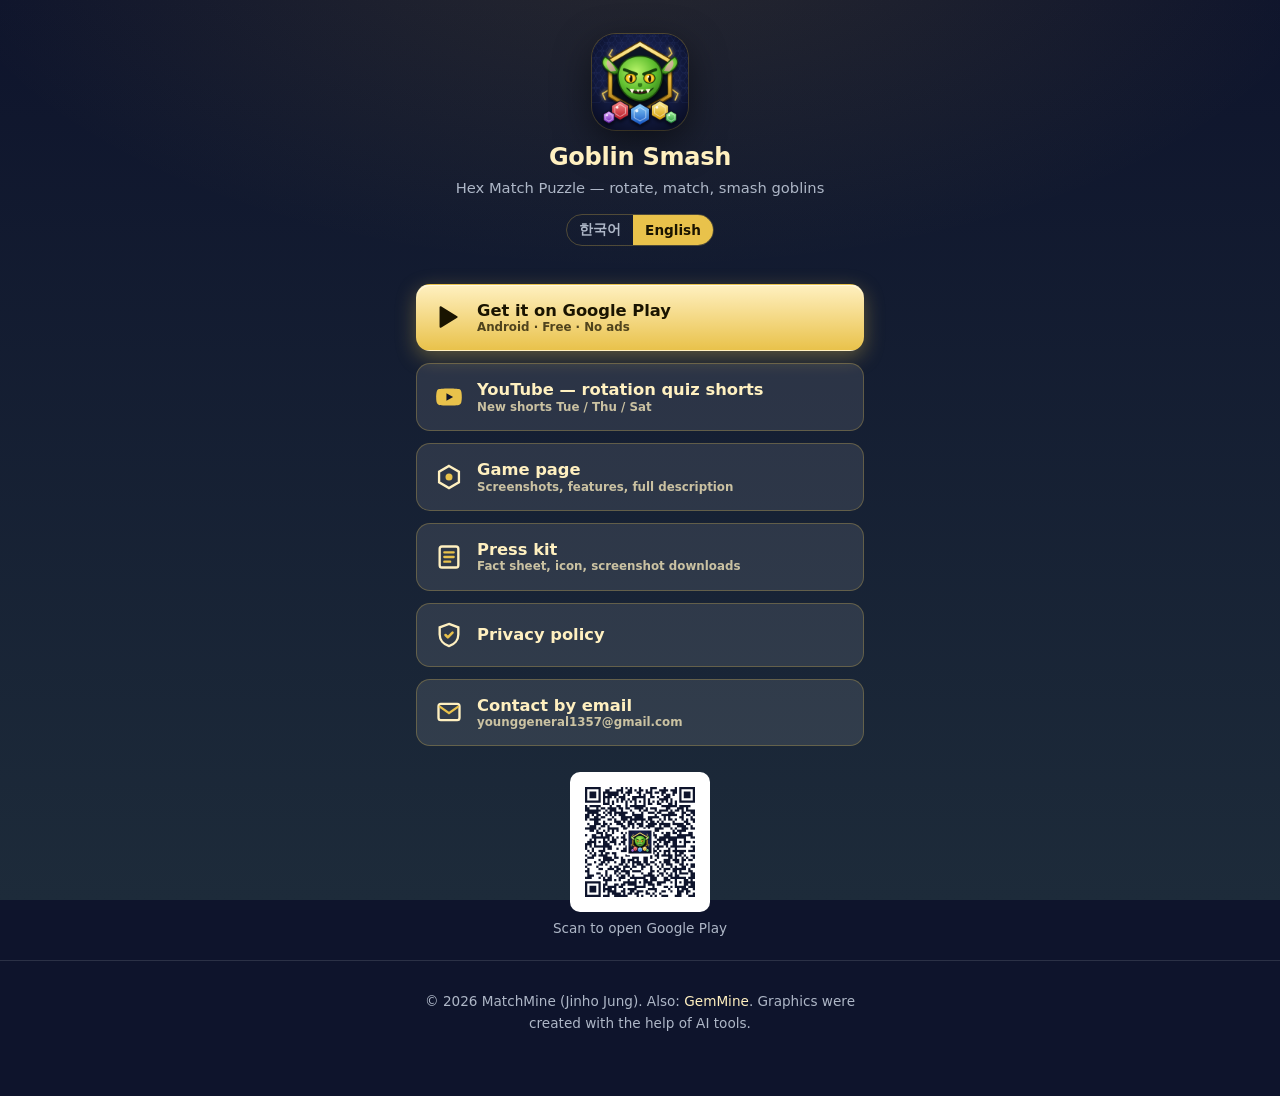
<file: goblin-smash/links/index.html>
<!DOCTYPE html>
<html lang="ko">
<head>
<meta charset="utf-8">
<meta name="viewport" content="width=device-width, initial-scale=1, viewport-fit=cover">
<title>Goblin Smash Links | 고블린 스매시 링크</title>
<meta name="description" content="고블린 스매시(Goblin Smash) 공식 링크 모음 — Google Play, 유튜브, 프레스킷, 문의.">
<meta name="theme-color" content="#0E142C">
<meta name="robots" content="noindex">
<link rel="icon" href="../assets/icon.png" type="image/png">
<meta property="og:type" content="website">
<meta property="og:site_name" content="Goblin Smash">
<meta property="og:title" content="Goblin Smash — Links">
<meta property="og:description" content="Google Play, YouTube, press kit and contact for Goblin Smash: Hex Match Puzzle.">
<meta property="og:image" content="https://adonis1357.github.io/goblin-smash/assets/og_image.jpg">
<meta property="og:url" content="https://adonis1357.github.io/goblin-smash/links/">
<link rel="stylesheet" href="../assets/site.css">
<style>
  :root { --maxw: 480px; }
  .hub { padding: 34px 0 20px; text-align: center; }
  .hub img { width: 96px; height: 96px; margin: 0 auto 12px; border-radius: 24px; box-shadow: 0 12px 36px rgba(0,0,0,.5), 0 0 0 1px var(--line); }
  .hub h1 { font-size: 1.5rem; margin-bottom: 4px; }
  .hub p { color: var(--muted); font-size: .92rem; margin-bottom: 0; }
  .list { list-style: none; padding: 0; margin: 18px 0 0; display: flex; flex-direction: column; gap: 12px; }
  .list .btn { width: 100%; justify-content: flex-start; gap: 14px; padding: 16px 18px; min-height: 64px; font-size: 1.02rem; }
  .list .btn svg { width: 28px; height: 28px; flex: none; }
  .list .btn .t { display: flex; flex-direction: column; line-height: 1.2; text-align: left; }
  .list .btn .t small { font-size: .74rem; font-weight: 600; opacity: .75; }
  .list li[hidden] { display: none; }
  .lang-switch { margin: 14px auto 0; }
  .qr { margin: 26px auto 0; text-align: center; }
  .qr img { width: 140px; height: 140px; margin: 0 auto 6px; border-radius: 10px; background: #fff; padding: 6px; }
</style>
</head>
<body data-lang="ko">
<main class="wrap">
  <div class="hub">
    <img src="../assets/icon.png" alt="Goblin Smash" width="96" height="96">
    <h1>Goblin Smash</h1>
    <p><span class="ko">고블린 스매시: 육각 블록 매치3 퍼즐</span><span class="en">Hex Match Puzzle — rotate, match, smash goblins</span></p>
    <div class="lang-switch" role="group" aria-label="Language">
      <button type="button" data-lang="ko" aria-pressed="true">한국어</button>
      <button type="button" data-lang="en" aria-pressed="false">English</button>
    </div>
  </div>

  <!-- 링크 설정: 아래 <li> 의 href 를 바꾸고, 자리만 잡은 항목은 hidden 속성을 지우면 보인다.
       (갤럭시 스토어 / 오픈채팅 / 유튜브 채널 주소는 확정 후 입력) -->
  <ul class="list">
    <li>
      <a class="btn btn-gold" id="lnk-play" href="https://play.google.com/store/apps/details?id=com.matchmine.hexapuzzle&amp;referrer=utm_source%3Dlanding_links%26utm_medium%3Dlink%26utm_campaign%3Dlaunch" rel="noopener" target="_blank">
        <svg viewBox="0 0 24 24" aria-hidden="true"><path fill="#1A1400" d="M4 3.5v17c0 .6.6 1 1.1.7L19 12.7c.5-.3.5-1 0-1.3L5.1 2.8c-.5-.3-1.1.1-1.1.7z"/><path fill="#1A1400" opacity=".55" d="M4 3.5l9.4 8.5L4 20.5z"/></svg>
        <span class="t"><span class="ko">Google Play에서 다운로드</span><span class="en">Get it on Google Play</span><small class="ko">Android · 무료 · 광고 없음</small><small class="en">Android · Free · No ads</small></span>
      </a>
    </li>
    <li id="li-galaxy" hidden>
      <a class="btn btn-glass" id="lnk-galaxy" href="#" rel="noopener" target="_blank">
        <svg viewBox="0 0 24 24" aria-hidden="true"><circle cx="12" cy="12" r="9" fill="none" stroke="#FFF0C0" stroke-width="2"/><path d="M12 7l1.6 3.3 3.6.5-2.6 2.5.6 3.6L12 15.2 8.8 16.9l.6-3.6-2.6-2.5 3.6-.5z" fill="#E9C24B"/></svg>
        <span class="t"><span class="ko">갤럭시 스토어에서 설치</span><span class="en">Get it on Galaxy Store</span><small class="ko">삼성 기기</small><small class="en">Samsung devices</small></span>
      </a>
    </li>
    <li>
      <a class="btn btn-glass" id="lnk-youtube" href="https://www.youtube.com/@CHANNEL_HANDLE" rel="noopener" target="_blank">
        <svg viewBox="0 0 24 24" aria-hidden="true"><path d="M22.5 7.2c-.3-1-1-1.8-2-2C18.7 4.7 12 4.7 12 4.7s-6.7 0-8.5.5c-1 .3-1.7 1-2 2C1 9 1 12 1 12s0 3 .5 4.8c.3 1 1 1.8 2 2 1.8.5 8.5.5 8.5.5s6.7 0 8.5-.5c1-.3 1.7-1 2-2 .5-1.8.5-4.8.5-4.8s0-3-.5-4.8z" fill="#E9C24B"/><path d="M9.8 15.3V8.7L15.5 12z" fill="#0E142C"/></svg>
        <span class="t"><span class="ko">유튜브 — 회전 퀴즈 쇼츠</span><span class="en">YouTube — rotation quiz shorts</span><small class="ko">화·목·토 19:00</small><small class="en">New shorts Tue / Thu / Sat</small></span>
      </a>
    </li>
    <li id="li-openchat" hidden>
      <a class="btn btn-glass" id="lnk-openchat" href="#" rel="noopener" target="_blank">
        <svg viewBox="0 0 24 24" aria-hidden="true"><path d="M12 3C6.5 3 2 6.6 2 11c0 2.8 1.8 5.2 4.6 6.6L5.8 21l4.2-2.6c.6.1 1.3.2 2 .2 5.5 0 10-3.6 10-8S17.5 3 12 3z" fill="#E9C24B"/></svg>
        <span class="t"><span class="ko">카카오 오픈채팅 — 고블린 스매시 공식</span><span class="en">KakaoTalk open chat (Korean)</span><small class="ko">버그 제보 · 공략 · 소식</small><small class="en">Bug reports, tips, news</small></span>
      </a>
    </li>
    <li>
      <a class="btn btn-glass" href="../goblinsmash/">
        <svg viewBox="0 0 24 24" aria-hidden="true"><polygon points="12,2.5 20.5,7.5 20.5,16.5 12,21.5 3.5,16.5 3.5,7.5" fill="none" stroke="#FFF0C0" stroke-width="2"/><circle cx="12" cy="12" r="3" fill="#E9C24B"/></svg>
        <span class="t"><span class="ko">게임 소개 페이지</span><span class="en">Game page</span><small class="ko">스크린샷 · 특징 · 전체 설명</small><small class="en">Screenshots, features, full description</small></span>
      </a>
    </li>
    <li>
      <a class="btn btn-glass" href="../press/">
        <svg viewBox="0 0 24 24" aria-hidden="true"><rect x="4" y="3" width="16" height="18" rx="2" fill="none" stroke="#FFF0C0" stroke-width="2"/><path d="M8 8h8M8 12h8M8 16h5" stroke="#E9C24B" stroke-width="2" stroke-linecap="round"/></svg>
        <span class="t"><span class="ko">프레스킷</span><span class="en">Press kit</span><small class="ko">팩트시트 · 아이콘 · 스크린샷 다운로드</small><small class="en">Fact sheet, icon, screenshot downloads</small></span>
      </a>
    </li>
    <li>
      <a class="btn btn-glass" href="https://adonis1357.github.io/jammine-policy/privacy-policy.html" rel="noopener" target="_blank">
        <svg viewBox="0 0 24 24" aria-hidden="true"><path d="M12 2.5l8 3v6c0 4.8-3.4 8.6-8 10-4.6-1.4-8-5.2-8-10v-6z" fill="none" stroke="#FFF0C0" stroke-width="2"/><path d="M9 12l2 2 4-4" fill="none" stroke="#E9C24B" stroke-width="2.2" stroke-linecap="round" stroke-linejoin="round"/></svg>
        <span class="t"><span class="ko">개인정보처리방침</span><span class="en">Privacy policy</span></span>
      </a>
    </li>
    <li>
      <a class="btn btn-glass" href="mailto:younggeneral1357@gmail.com?subject=Goblin%20Smash">
        <svg viewBox="0 0 24 24" aria-hidden="true"><rect x="3" y="5" width="18" height="14" rx="2" fill="none" stroke="#FFF0C0" stroke-width="2"/><path d="M3.5 7l8.5 6 8.5-6" fill="none" stroke="#E9C24B" stroke-width="2"/></svg>
        <span class="t"><span class="ko">문의 메일</span><span class="en">Contact by email</span><small>younggeneral1357@gmail.com</small></span>
      </a>
    </li>
  </ul>

  <div class="qr">
    <img src="../assets/qr_play.png" alt="Google Play QR" width="140" height="140" loading="lazy">
    <p class="small muted"><span class="ko">QR을 찍으면 Google Play로 이동</span><span class="en">Scan to open Google Play</span></p>
  </div>
</main>

<footer class="footer">
  <div class="wrap center">
    <p><span class="ko">© 2026 MatchMine (정진호). 자매작 <a href="https://play.google.com/store/apps/details?id=com.JungJinHoCompany.GemMine&amp;referrer=utm_source%3Dlanding_links%26utm_medium%3Dlink%26utm_campaign%3Dxpromo" rel="noopener" target="_blank">GemMine</a>. 게임 그래픽은 AI 도구를 활용해 제작했습니다.</span><span class="en">© 2026 MatchMine (Jinho Jung). Also: <a href="https://play.google.com/store/apps/details?id=com.JungJinHoCompany.GemMine&amp;referrer=utm_source%3Dlanding_links%26utm_medium%3Dlink%26utm_campaign%3Dxpromo" rel="noopener" target="_blank">GemMine</a>. Graphics were created with the help of AI tools.</span></p>
  </div>
</footer>

<script>
(function () {
  // ---- 링크 설정 (확정되면 여기만 고치면 됨) ----
  var CONFIG = {
    youtube: "https://www.youtube.com/@CHANNEL_HANDLE",  // 유튜브 채널 주소
    galaxy: "",    // 갤럭시 스토어 주소 (비어 있으면 숨김) 예: https://galaxystore.samsung.com/detail/com.matchmine.hexapuzzle
    openchat: ""   // 카카오 오픈채팅 주소 (비어 있으면 숨김) 예: https://open.kakao.com/o/xxxxxxx
  };
  function setLink(id, liId, url) {
    var a = document.getElementById(id);
    if (!a) return;
    if (url) { a.href = url; if (liId) document.getElementById(liId).hidden = false; }
    else if (liId) { document.getElementById(liId).hidden = true; }
  }
  setLink('lnk-youtube', null, CONFIG.youtube);
  setLink('lnk-galaxy', 'li-galaxy', CONFIG.galaxy);
  setLink('lnk-openchat', 'li-openchat', CONFIG.openchat);

  var body = document.body;
  function setLang(l) {
    body.setAttribute('data-lang', l);
    document.documentElement.lang = l;
    document.querySelectorAll('.lang-switch button').forEach(function (b) {
      b.setAttribute('aria-pressed', b.getAttribute('data-lang') === l ? 'true' : 'false');
    });
    try { localStorage.setItem('gs_lang', l); } catch (e) {}
  }
  var q = new URLSearchParams(location.search).get('lang');
  var saved = null; try { saved = localStorage.getItem('gs_lang'); } catch (e) {}
  var nav = (navigator.language || 'ko').toLowerCase().indexOf('ko') === 0 ? 'ko' : 'en';
  setLang(q === 'en' || q === 'ko' ? q : (saved || nav));
  document.querySelectorAll('.lang-switch button').forEach(function (b) {
    b.addEventListener('click', function () { setLang(b.getAttribute('data-lang')); });
  });
})();
</script>
</body>
</html>
</file>
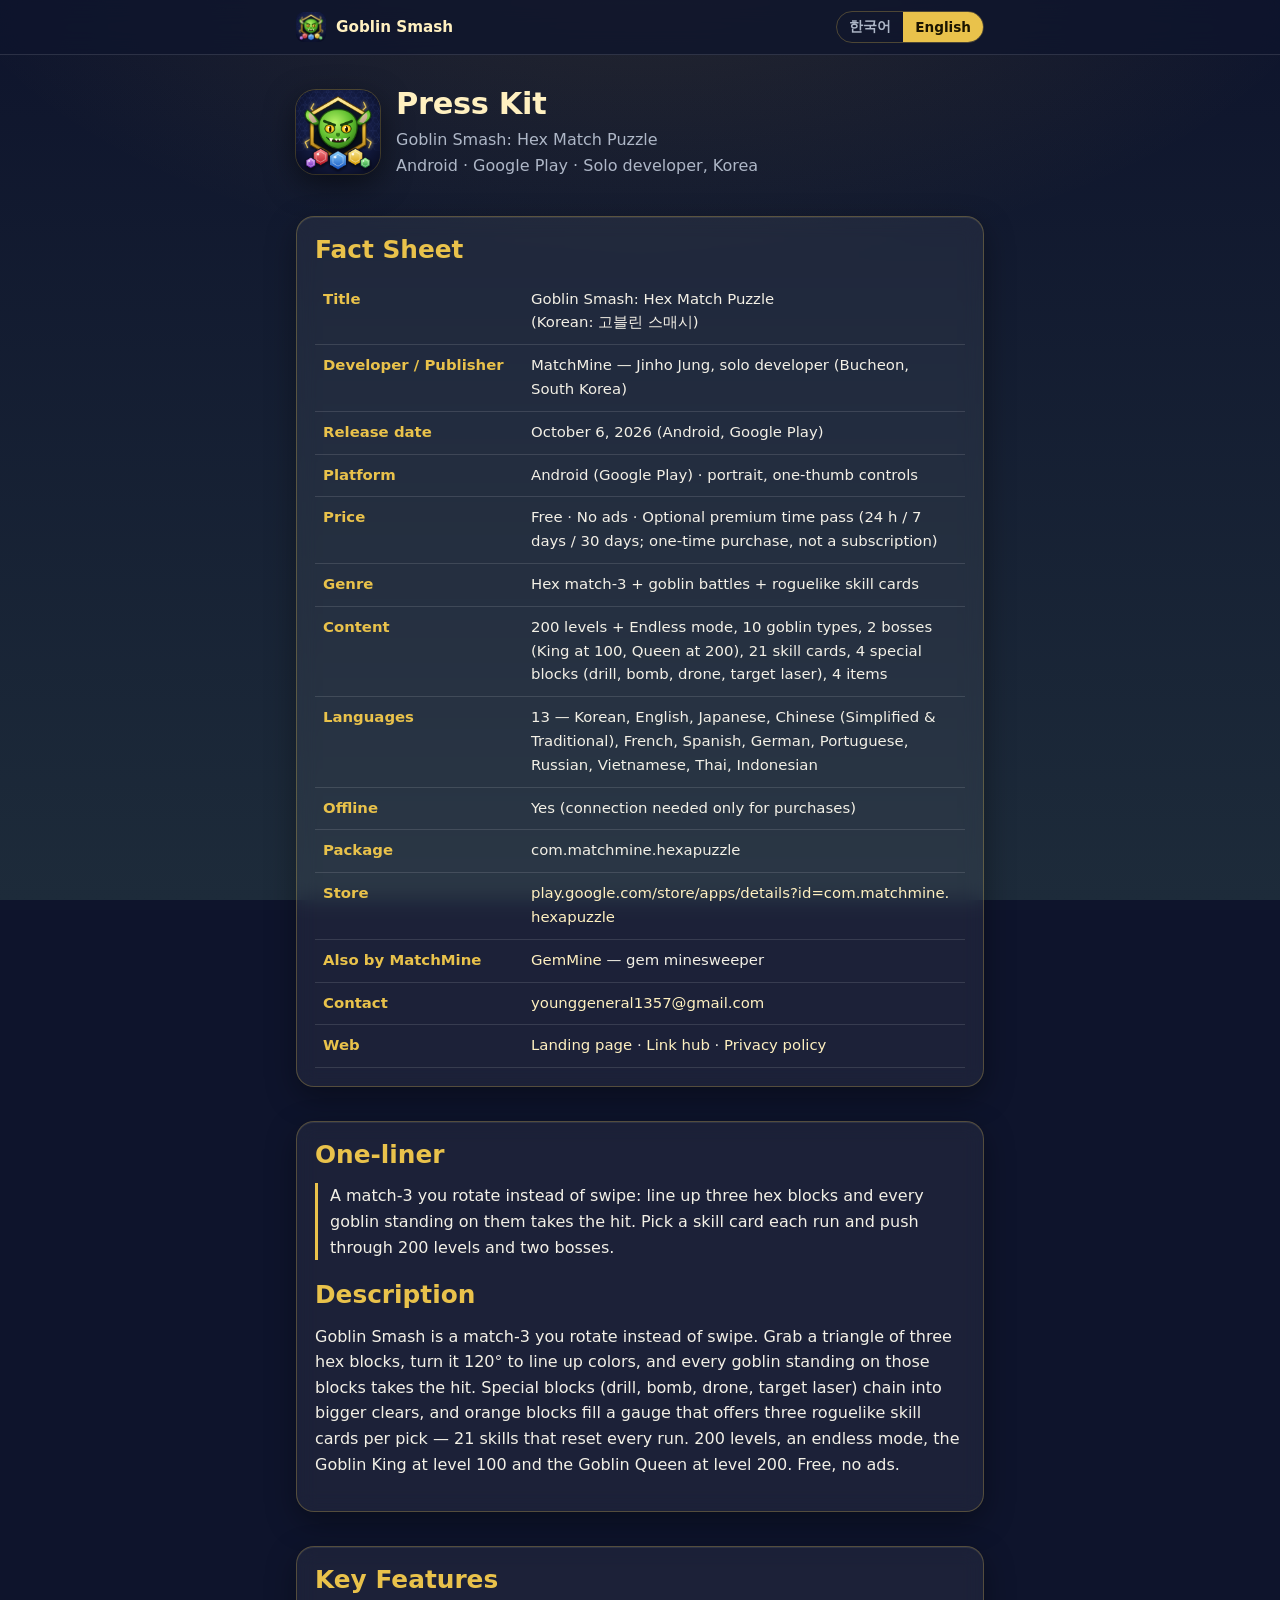
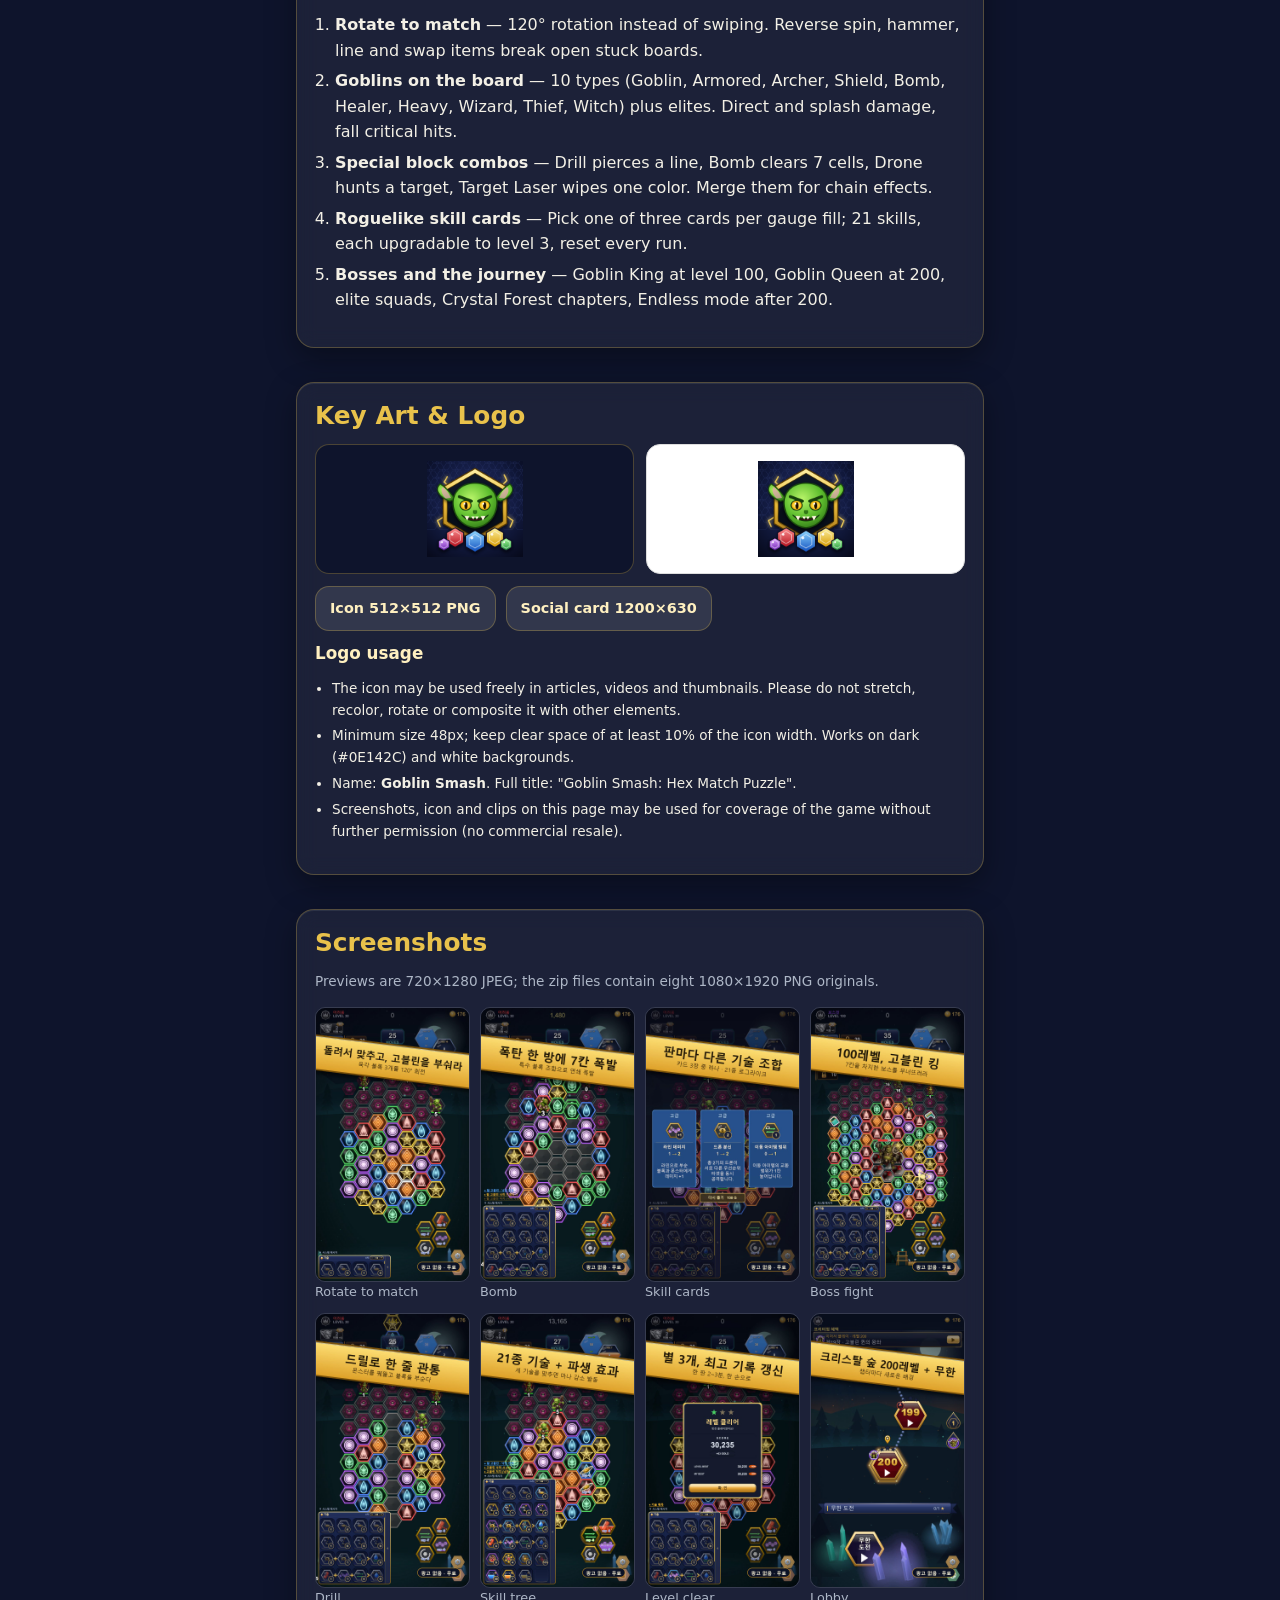
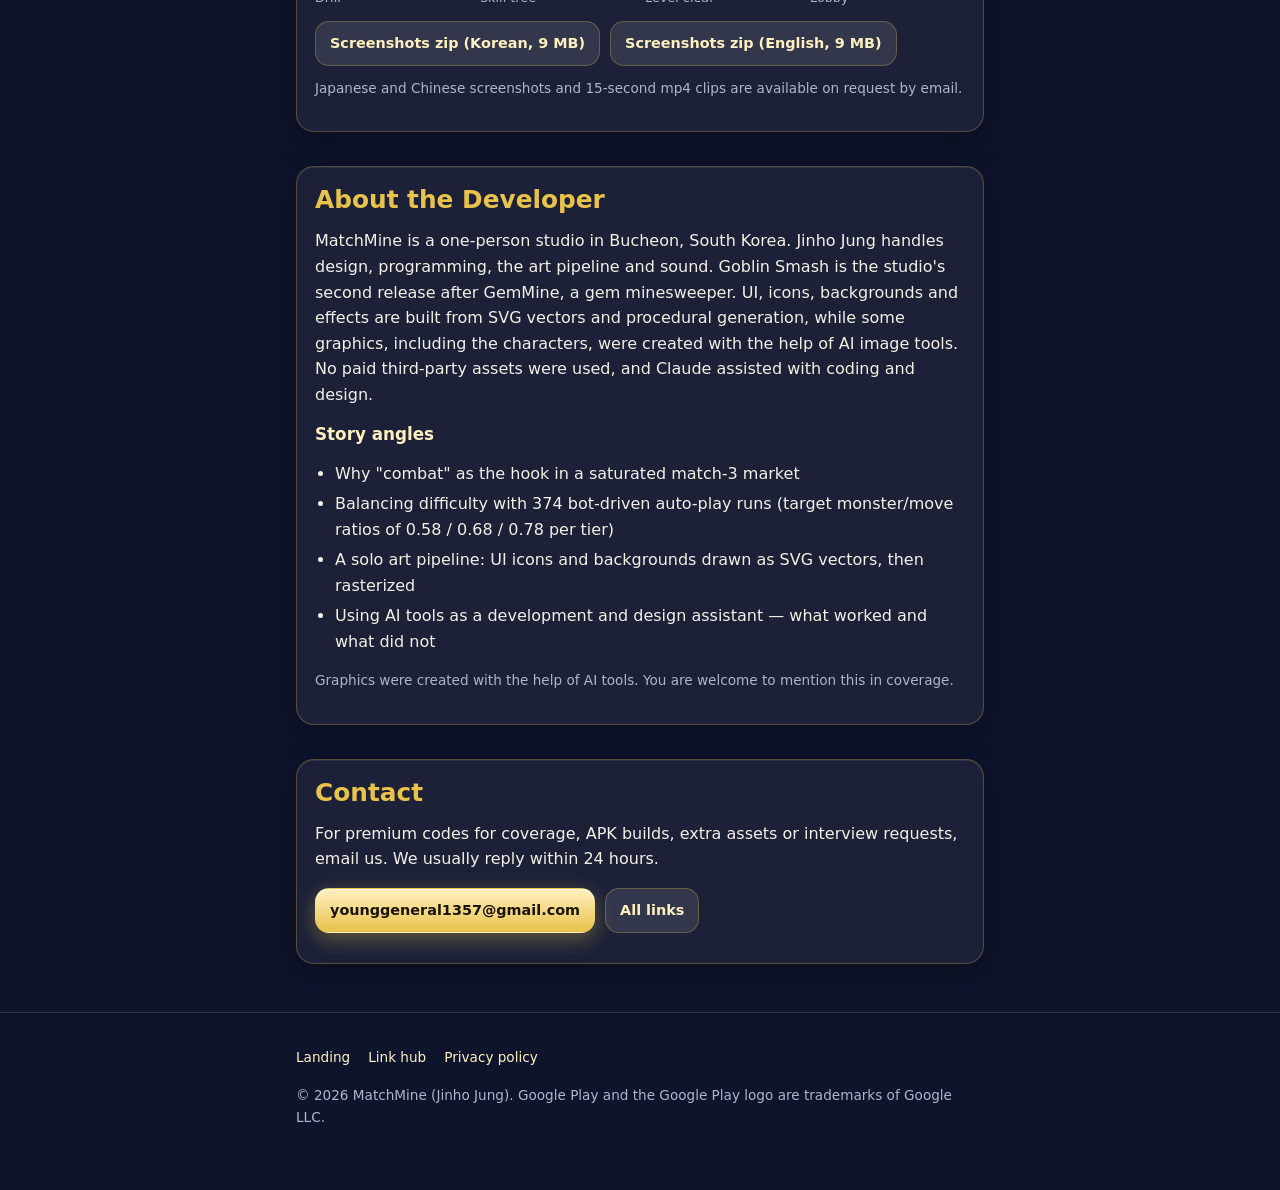
<file: goblin-smash/press/index.html>
<!DOCTYPE html>
<html lang="ko">
<head>
<meta charset="utf-8">
<meta name="viewport" content="width=device-width, initial-scale=1, viewport-fit=cover">
<title>Goblin Smash Press Kit | 프레스킷</title>
<meta name="description" content="Goblin Smash: Hex Match Puzzle press kit — fact sheet, key art, screenshots, developer info and contact. 고블린 스매시 프레스킷.">
<meta name="theme-color" content="#0E142C">
<link rel="icon" href="../assets/icon.png" type="image/png">
<meta property="og:type" content="website">
<meta property="og:site_name" content="Goblin Smash">
<meta property="og:title" content="Goblin Smash: Hex Match Puzzle — Press Kit">
<meta property="og:description" content="Fact sheet, key art, screenshots and developer contact for Goblin Smash, a hex match-3 with goblin battles and roguelike skill cards.">
<meta property="og:image" content="https://adonis1357.github.io/goblin-smash/assets/og_image.jpg">
<meta property="og:url" content="https://adonis1357.github.io/goblin-smash/press/">
<link rel="stylesheet" href="../assets/site.css">
<style>
  .head { padding: 30px 0 10px; display: flex; gap: 16px; align-items: center; }
  .head img { width: 84px; height: 84px; border-radius: 20px; box-shadow: 0 10px 30px rgba(0,0,0,.5), 0 0 0 1px var(--line); flex: none; }
  .head h1 { font-size: clamp(1.3rem, 5vw, 1.9rem); margin-bottom: 4px; }
  table { width: 100%; border-collapse: collapse; font-size: .93rem; }
  th, td { text-align: left; vertical-align: top; padding: 9px 8px; border-bottom: 1px solid var(--line-soft); }
  th { color: var(--gold); font-weight: 700; white-space: nowrap; width: 32%; }
  td a { word-break: break-all; }
  .grid { display: grid; grid-template-columns: repeat(2, 1fr); gap: 10px; }
  @media (min-width: 560px) { .grid { grid-template-columns: repeat(4, 1fr); } }
  .grid a img { border-radius: 10px; border: 1px solid var(--line-soft); aspect-ratio: 9/16; object-fit: cover; }
  .grid a { font-size: .8rem; color: var(--muted); }
  .dl { display: flex; flex-wrap: wrap; gap: 10px; margin: 12px 0; }
  .dl .btn { padding: 10px 14px; font-size: .9rem; min-height: 44px; }
  ol, ul { padding-left: 1.25em; }
  li { margin: .3em 0; }
  .keyart { display: grid; grid-template-columns: 1fr 1fr; gap: 12px; align-items: center; }
  .keyart .dark, .keyart .light { padding: 16px; border-radius: 14px; display: flex; justify-content: center; }
  .keyart .dark { background: #0E142C; border: 1px solid var(--line); }
  .keyart .light { background: #FFF; border: 1px solid #ddd; }
  .keyart img { width: 96px; height: 96px; }
  .section + .section { padding-top: 6px; }
  .quote { border-left: 3px solid var(--gold); padding-left: 12px; color: var(--text); font-style: normal; }
</style>
</head>
<body data-lang="ko">
<header class="topbar">
  <div class="wrap">
    <a class="brand" href="../goblinsmash/"><img src="../assets/icon.png" alt="" width="30" height="30"><span>Goblin Smash</span></a>
    <div class="lang-switch" role="group" aria-label="Language">
      <button type="button" data-lang="ko" aria-pressed="true">한국어</button>
      <button type="button" data-lang="en" aria-pressed="false">English</button>
    </div>
  </div>
</header>

<main class="wrap">
  <div class="head">
    <img src="../assets/icon.png" alt="Goblin Smash icon" width="84" height="84">
    <div>
      <h1><span class="ko">프레스킷</span><span class="en">Press Kit</span></h1>
      <p class="muted" style="margin:0">Goblin Smash: Hex Match Puzzle<br><span class="ko">고블린 스매시: 육각 블록 매치3 퍼즐</span><span class="en">Android · Google Play · Solo developer, Korea</span></p>
    </div>
  </div>

  <section class="section">
    <div class="glass">
      <h2><span class="ko">팩트시트</span><span class="en">Fact Sheet</span></h2>
      <table>
        <tr><th><span class="ko">게임명</span><span class="en">Title</span></th><td>Goblin Smash: Hex Match Puzzle<br><span class="ko">(한국: 고블린 스매시: 육각 블록 매치3 퍼즐)</span><span class="en">(Korean: 고블린 스매시)</span></td></tr>
        <tr><th><span class="ko">개발·배급</span><span class="en">Developer / Publisher</span></th><td><span class="ko">MatchMine — 정진호, 1인 개발 (대한민국 부천)</span><span class="en">MatchMine — Jinho Jung, solo developer (Bucheon, South Korea)</span></td></tr>
        <tr><th><span class="ko">출시일</span><span class="en">Release date</span></th><td><span class="ko">2026년 10월 6일 (Android, Google Play 정식 게시)</span><span class="en">October 6, 2026 (Android, Google Play)</span></td></tr>
        <tr><th><span class="ko">플랫폼</span><span class="en">Platform</span></th><td>Android (Google Play) · <span class="ko">세로 화면, 한 손 조작</span><span class="en">portrait, one-thumb controls</span></td></tr>
        <tr><th><span class="ko">가격</span><span class="en">Price</span></th><td><span class="ko">무료 · 광고 없음 · 선택형 프리미엄 타임 패스(24시간 1,100원 / 7일 3,300원 / 30일 11,000원, 1회 구매·자동 갱신 없음)</span><span class="en">Free · No ads · Optional premium time pass (24 h / 7 days / 30 days; one-time purchase, not a subscription)</span></td></tr>
        <tr><th><span class="ko">장르</span><span class="en">Genre</span></th><td><span class="ko">헥사 매치3 + 고블린 전투 + 로그라이크 기술 카드</span><span class="en">Hex match-3 + goblin battles + roguelike skill cards</span></td></tr>
        <tr><th><span class="ko">분량</span><span class="en">Content</span></th><td><span class="ko">200레벨 + 무한 도전, 고블린 10종, 보스 2종(100레벨 킹·200레벨 퀸), 기술 카드 21종, 특수 블록 4종(드릴·폭탄·드론·타겟 레이저), 아이템 4종</span><span class="en">200 levels + Endless mode, 10 goblin types, 2 bosses (King at 100, Queen at 200), 21 skill cards, 4 special blocks (drill, bomb, drone, target laser), 4 items</span></td></tr>
        <tr><th><span class="ko">언어</span><span class="en">Languages</span></th><td><span class="ko">13개 — 한국어, 영어, 일본어, 중국어(간체·번체), 프랑스어, 스페인어, 독일어, 포르투갈어, 러시아어, 베트남어, 태국어, 인도네시아어</span><span class="en">13 — Korean, English, Japanese, Chinese (Simplified &amp; Traditional), French, Spanish, German, Portuguese, Russian, Vietnamese, Thai, Indonesian</span></td></tr>
        <tr><th><span class="ko">오프라인</span><span class="en">Offline</span></th><td><span class="ko">가능 (결제 시에만 연결 필요)</span><span class="en">Yes (connection needed only for purchases)</span></td></tr>
        <tr><th><span class="ko">패키지</span><span class="en">Package</span></th><td>com.matchmine.hexapuzzle</td></tr>
        <tr><th><span class="ko">스토어</span><span class="en">Store</span></th><td><a href="https://play.google.com/store/apps/details?id=com.matchmine.hexapuzzle&amp;referrer=utm_source%3Dpress%26utm_medium%3Dweb%26utm_campaign%3Dlaunch" rel="noopener" target="_blank">play.google.com/store/apps/details?id=com.matchmine.hexapuzzle</a></td></tr>
        <tr><th><span class="ko">자매작</span><span class="en">Also by MatchMine</span></th><td><a href="https://play.google.com/store/apps/details?id=com.JungJinHoCompany.GemMine" rel="noopener" target="_blank">GemMine</a> — <span class="ko">보석 지뢰찾기</span><span class="en">gem minesweeper</span></td></tr>
        <tr><th><span class="ko">문의</span><span class="en">Contact</span></th><td><a href="mailto:younggeneral1357@gmail.com?subject=Goblin%20Smash%20press">younggeneral1357@gmail.com</a></td></tr>
        <tr><th><span class="ko">웹</span><span class="en">Web</span></th><td><a href="../goblinsmash/"><span class="ko">공식 랜딩</span><span class="en">Landing page</span></a> · <a href="../links/"><span class="ko">링크 허브</span><span class="en">Link hub</span></a> · <a href="https://adonis1357.github.io/jammine-policy/privacy-policy.html" rel="noopener" target="_blank"><span class="ko">개인정보처리방침</span><span class="en">Privacy policy</span></a></td></tr>
      </table>
    </div>
  </section>

  <section class="section">
    <div class="glass">
      <h2><span class="ko">한 줄 소개</span><span class="en">One-liner</span></h2>
      <p class="quote ko">육각 블록 3개를 돌려 색을 맞추면, 그 위에 선 고블린이 타격을 받는 매치3. 판마다 기술 카드를 골라 빌드를 바꾸는 로그라이크 요소로 200레벨과 보스를 돌파한다.</p>
      <p class="quote en">A match-3 you rotate instead of swipe: line up three hex blocks and every goblin standing on them takes the hit. Pick a skill card each run and push through 200 levels and two bosses.</p>

      <h2 style="margin-top:20px"><span class="ko">소개문</span><span class="en">Description</span></h2>
      <p class="ko">고블린 스매시는 밀어서 바꾸는 매치3가 아니라 돌려서 맞추는 매치3입니다. 삼각형으로 붙은 육각 블록 3개를 120° 회전해 같은 색을 맞추면, 그 블록 위나 옆에 선 고블린이 피해를 입습니다. 드릴·폭탄·드론·타겟 레이저 같은 특수 블록은 서로 합쳐져 더 큰 연쇄를 만들고, 주황 블록으로 게이지를 채우면 판마다 기술 카드 3장 중 하나를 고릅니다. 기술 21종은 판마다 리셋되어 같은 레벨도 고른 조합에 따라 다르게 풀립니다. 200레벨, 무한 도전 모드, 100레벨 고블린 킹과 200레벨 고블린 퀸. 무료, 광고 없음.</p>
      <p class="en">Goblin Smash is a match-3 you rotate instead of swipe. Grab a triangle of three hex blocks, turn it 120° to line up colors, and every goblin standing on those blocks takes the hit. Special blocks (drill, bomb, drone, target laser) chain into bigger clears, and orange blocks fill a gauge that offers three roguelike skill cards per pick — 21 skills that reset every run. 200 levels, an endless mode, the Goblin King at level 100 and the Goblin Queen at level 200. Free, no ads.</p>
    </div>
  </section>

  <section class="section">
    <div class="glass">
      <h2><span class="ko">핵심 특징</span><span class="en">Key Features</span></h2>
      <ol class="ko">
        <li><strong>회전 매칭</strong> — 스와이프가 아닌 120도 회전. 역회전·망치·라인·스왑 아이템으로 막힌 판을 뚫는다.</li>
        <li><strong>블록 위의 고블린</strong> — 기본·갑옷·궁수·방패·폭탄·힐러·헤비·마법사·도둑·마녀 고블린 10종과 엘리트. 직격·인접 피해, 낙하 치명타.</li>
        <li><strong>특수 블록 조합</strong> — 드릴 관통, 폭탄 7칸, 드론 추적, 타겟 레이저 색 전체 제거. 조합 시 연쇄.</li>
        <li><strong>로그라이크 기술 카드</strong> — 판마다 카드 3장 중 선택, 21종 기술을 각 3단계까지 강화. 기술은 런마다 리셋.</li>
        <li><strong>보스와 여정</strong> — 100레벨 고블린 킹, 200레벨 고블린 퀸, 엘리트 부대. 크리스탈 숲 챕터 배경. 200레벨 뒤 무한 도전.</li>
      </ol>
      <ol class="en">
        <li><strong>Rotate to match</strong> — 120° rotation instead of swiping. Reverse spin, hammer, line and swap items break open stuck boards.</li>
        <li><strong>Goblins on the board</strong> — 10 types (Goblin, Armored, Archer, Shield, Bomb, Healer, Heavy, Wizard, Thief, Witch) plus elites. Direct and splash damage, fall critical hits.</li>
        <li><strong>Special block combos</strong> — Drill pierces a line, Bomb clears 7 cells, Drone hunts a target, Target Laser wipes one color. Merge them for chain effects.</li>
        <li><strong>Roguelike skill cards</strong> — Pick one of three cards per gauge fill; 21 skills, each upgradable to level 3, reset every run.</li>
        <li><strong>Bosses and the journey</strong> — Goblin King at level 100, Goblin Queen at 200, elite squads, Crystal Forest chapters, Endless mode after 200.</li>
      </ol>
    </div>
  </section>

  <section class="section">
    <div class="glass">
      <h2><span class="ko">키 아트 · 로고</span><span class="en">Key Art &amp; Logo</span></h2>
      <div class="keyart">
        <div class="dark"><img src="../assets/icon.png" alt="Goblin Smash icon on dark"></div>
        <div class="light"><img src="../assets/icon.png" alt="Goblin Smash icon on light"></div>
      </div>
      <div class="dl">
        <a class="btn btn-glass" href="../assets/press/goblin_smash_icon_512.png" download><span class="ko">아이콘 512×512 PNG</span><span class="en">Icon 512×512 PNG</span></a>
        <a class="btn btn-glass" href="../assets/og_image.jpg" download><span class="ko">소셜 카드 1200×630</span><span class="en">Social card 1200×630</span></a>
      </div>
      <h3><span class="ko">로고 사용 안내</span><span class="en">Logo usage</span></h3>
      <ul class="ko small">
        <li>아이콘은 기사·영상·썸네일에 자유롭게 사용할 수 있습니다. 비율 변경·색상 변경·회전·다른 요소와 합성은 삼가 주세요.</li>
        <li>최소 크기 48px, 주변 여백은 아이콘 폭의 10% 이상을 권장합니다. 어두운 배경(#0E142C)과 흰 배경 모두 사용 가능합니다.</li>
        <li>게임명 표기: <strong>Goblin Smash</strong>(영문) / <strong>고블린 스매시</strong>(국문). 정식 명칭은 "Goblin Smash: Hex Match Puzzle".</li>
        <li>본 페이지의 스크린샷·아이콘·영상은 게임 소개 목적에 한해 별도 허락 없이 사용 가능합니다(상업적 재판매 제외).</li>
      </ul>
      <ul class="en small">
        <li>The icon may be used freely in articles, videos and thumbnails. Please do not stretch, recolor, rotate or composite it with other elements.</li>
        <li>Minimum size 48px; keep clear space of at least 10% of the icon width. Works on dark (#0E142C) and white backgrounds.</li>
        <li>Name: <strong>Goblin Smash</strong>. Full title: "Goblin Smash: Hex Match Puzzle".</li>
        <li>Screenshots, icon and clips on this page may be used for coverage of the game without further permission (no commercial resale).</li>
      </ul>
    </div>
  </section>

  <section class="section">
    <div class="glass">
      <h2><span class="ko">스크린샷</span><span class="en">Screenshots</span></h2>
      <p class="small muted"><span class="ko">미리보기는 720×1280 JPEG, 다운로드 zip은 원본 1080×1920 PNG 8장.</span><span class="en">Previews are 720×1280 JPEG; the zip files contain eight 1080×1920 PNG originals.</span></p>
      <div class="grid">
        <a href="../assets/shots/01_gameplay.jpg" target="_blank" rel="noopener"><img src="../assets/shots/01_gameplay.jpg" alt="Gameplay" loading="lazy" width="720" height="1280"><span class="ko">회전 매칭</span><span class="en">Rotate to match</span></a>
        <a href="../assets/shots/02_bomb.jpg" target="_blank" rel="noopener"><img src="../assets/shots/02_bomb.jpg" alt="Bomb" loading="lazy" width="720" height="1280"><span class="ko">폭탄</span><span class="en">Bomb</span></a>
        <a href="../assets/shots/03_cards.jpg" target="_blank" rel="noopener"><img src="../assets/shots/03_cards.jpg" alt="Skill cards" loading="lazy" width="720" height="1280"><span class="ko">기술 카드</span><span class="en">Skill cards</span></a>
        <a href="../assets/shots/04_boss.jpg" target="_blank" rel="noopener"><img src="../assets/shots/04_boss.jpg" alt="Boss" loading="lazy" width="720" height="1280"><span class="ko">보스전</span><span class="en">Boss fight</span></a>
        <a href="../assets/shots/05_drill.jpg" target="_blank" rel="noopener"><img src="../assets/shots/05_drill.jpg" alt="Drill" loading="lazy" width="720" height="1280"><span class="ko">드릴</span><span class="en">Drill</span></a>
        <a href="../assets/shots/06_skills.jpg" target="_blank" rel="noopener"><img src="../assets/shots/06_skills.jpg" alt="Skill tree" loading="lazy" width="720" height="1280"><span class="ko">기술 트리</span><span class="en">Skill tree</span></a>
        <a href="../assets/shots/07_clear.jpg" target="_blank" rel="noopener"><img src="../assets/shots/07_clear.jpg" alt="Clear" loading="lazy" width="720" height="1280"><span class="ko">클리어</span><span class="en">Level clear</span></a>
        <a href="../assets/shots/08_lobby.jpg" target="_blank" rel="noopener"><img src="../assets/shots/08_lobby.jpg" alt="Lobby" loading="lazy" width="720" height="1280"><span class="ko">로비</span><span class="en">Lobby</span></a>
      </div>
      <div class="dl">
        <a class="btn btn-glass" href="../assets/press/screenshots_ko_1080x1920.zip" download><span class="ko">스크린샷 zip (한국어, 9MB)</span><span class="en">Screenshots zip (Korean, 9 MB)</span></a>
        <a class="btn btn-glass" href="../assets/press/screenshots_en_1080x1920.zip" download><span class="ko">스크린샷 zip (영어, 9MB)</span><span class="en">Screenshots zip (English, 9 MB)</span></a>
      </div>
      <p class="small muted"><span class="ko">일본어·중국어(간체·번체) 스크린샷과 15초 쇼츠 영상(mp4)은 메일로 요청해 주세요.</span><span class="en">Japanese and Chinese screenshots and 15-second mp4 clips are available on request by email.</span></p>
    </div>
  </section>

  <section class="section">
    <div class="glass">
      <h2><span class="ko">개발자 소개</span><span class="en">About the Developer</span></h2>
      <p class="ko">MatchMine은 경기도 부천의 1인 개발 스튜디오입니다. 정진호가 기획·프로그래밍·아트 파이프라인·사운드 제작을 혼자 맡고 있으며, 첫 작품 GemMine(보석 지뢰찾기)에 이어 두 번째 작품으로 고블린 스매시를 출시했습니다. UI·아이콘·배경·이펙트는 SVG 벡터와 프로시저럴 생성으로, 캐릭터 등 일부 그래픽은 AI 이미지 도구를 활용해 제작했습니다. 외부 유료 에셋은 쓰지 않았고, 코딩·디자인 보조로 Claude를 사용했습니다.</p>
      <p class="en">MatchMine is a one-person studio in Bucheon, South Korea. Jinho Jung handles design, programming, the art pipeline and sound. Goblin Smash is the studio's second release after GemMine, a gem minesweeper. UI, icons, backgrounds and effects are built from SVG vectors and procedural generation, while some graphics, including the characters, were created with the help of AI image tools. No paid third-party assets were used, and Claude assisted with coding and design.</p>
      <h3><span class="ko">인터뷰 소재</span><span class="en">Story angles</span></h3>
      <ul class="ko">
        <li>매치3 포화 시장에서 "전투"를 훅으로 잡은 이유</li>
        <li>봇 자동 플레이 374판으로 난이도를 맞춘 방법 (티어별 몬스터/이동 비율 목표 0.58 / 0.68 / 0.78)</li>
        <li>UI 아이콘·배경을 SVG 벡터로 그려 래스터화하는 1인 아트 파이프라인</li>
        <li>AI 도구를 개발·디자인 보조로 쓴 경험과 한계</li>
      </ul>
      <ul class="en">
        <li>Why "combat" as the hook in a saturated match-3 market</li>
        <li>Balancing difficulty with 374 bot-driven auto-play runs (target monster/move ratios of 0.58 / 0.68 / 0.78 per tier)</li>
        <li>A solo art pipeline: UI icons and backgrounds drawn as SVG vectors, then rasterized</li>
        <li>Using AI tools as a development and design assistant — what worked and what did not</li>
      </ul>
      <p class="small muted"><span class="ko">게임 그래픽은 AI 도구를 활용해 제작했습니다. 기사·영상에서 이 점을 언급하셔도 됩니다.</span><span class="en">Graphics were created with the help of AI tools. You are welcome to mention this in coverage.</span></p>
    </div>
  </section>

  <section class="section">
    <div class="glass">
      <h2><span class="ko">연락처</span><span class="en">Contact</span></h2>
      <p><span class="ko">취재용 프리미엄 코드, APK 빌드, 추가 자료, 인터뷰 요청은 메일로 보내 주세요. 보통 24시간 안에 답장합니다.</span><span class="en">For premium codes for coverage, APK builds, extra assets or interview requests, email us. We usually reply within 24 hours.</span></p>
      <div class="dl">
        <a class="btn btn-gold" href="mailto:younggeneral1357@gmail.com?subject=Goblin%20Smash%20press">younggeneral1357@gmail.com</a>
        <a class="btn btn-glass" href="../links/"><span class="ko">모든 링크</span><span class="en">All links</span></a>
      </div>
    </div>
  </section>
</main>

<footer class="footer">
  <div class="wrap">
    <ul>
      <li><a href="../goblinsmash/"><span class="ko">랜딩</span><span class="en">Landing</span></a></li>
      <li><a href="../links/"><span class="ko">링크 허브</span><span class="en">Link hub</span></a></li>
      <li><a href="https://adonis1357.github.io/jammine-policy/privacy-policy.html" rel="noopener" target="_blank"><span class="ko">개인정보처리방침</span><span class="en">Privacy policy</span></a></li>
    </ul>
    <p>© 2026 MatchMine (Jinho Jung). <span class="ko">Google Play 및 Google Play 로고는 Google LLC의 상표입니다.</span><span class="en">Google Play and the Google Play logo are trademarks of Google LLC.</span></p>
  </div>
</footer>

<script>
(function () {
  var body = document.body;
  function setLang(l) {
    body.setAttribute('data-lang', l);
    document.documentElement.lang = l;
    document.querySelectorAll('.lang-switch button').forEach(function (b) {
      b.setAttribute('aria-pressed', b.getAttribute('data-lang') === l ? 'true' : 'false');
    });
    try { localStorage.setItem('gs_lang', l); } catch (e) {}
  }
  var q = new URLSearchParams(location.search).get('lang');
  var saved = null; try { saved = localStorage.getItem('gs_lang'); } catch (e) {}
  var nav = (navigator.language || 'ko').toLowerCase().indexOf('ko') === 0 ? 'ko' : 'en';
  setLang(q === 'en' || q === 'ko' ? q : (saved || nav));
  document.querySelectorAll('.lang-switch button').forEach(function (b) {
    b.addEventListener('click', function () { setLang(b.getAttribute('data-lang')); });
  });
})();
</script>
</body>
</html>
</file>
<file: goblin-smash/assets/site.css>
/* Goblin Smash 사이트 공통 스타일 — 다크 글래스 톤 */
:root {
  --bg-top: #0E142C;
  --bg-bottom: #1D2B3A;
  --gold: #E9C24B;
  --gold-light: #FFF0C0;
  --text: #F3F0E6;
  --muted: #AEB7C7;
  --glass: rgba(255, 255, 255, 0.06);
  --glass-strong: rgba(255, 255, 255, 0.10);
  --line: rgba(233, 194, 75, 0.28);
  --line-soft: rgba(255, 255, 255, 0.12);
  --radius: 18px;
  --maxw: 720px;
  --gutter: 16px;
}
* { box-sizing: border-box; }
html { -webkit-text-size-adjust: 100%; scroll-behavior: smooth; }
body {
  margin: 0;
  color: var(--text);
  background: var(--bg-top);
  background-image: radial-gradient(1200px 600px at 50% -10%, rgba(233, 194, 75, 0.12), transparent 60%),
    linear-gradient(180deg, var(--bg-top) 0%, var(--bg-bottom) 100%);
  background-attachment: fixed;
  font-family: "Pretendard", "Noto Sans KR", "Malgun Gothic", "Apple SD Gothic Neo", -apple-system, "Segoe UI", Roboto, system-ui, sans-serif;
  line-height: 1.6;
  font-size: 16px;
  word-break: keep-all;
  overflow-wrap: anywhere;
  overflow-x: hidden;
}
a { color: var(--gold-light); text-decoration: none; }
a:hover { text-decoration: underline; }
img { max-width: 100%; height: auto; display: block; }
h1, h2, h3 { line-height: 1.25; margin: 0 0 .5em; }
h1 { font-size: clamp(1.6rem, 6vw, 2.4rem); color: var(--gold-light); letter-spacing: -.01em; }
h2 { font-size: clamp(1.2rem, 4.5vw, 1.55rem); color: var(--gold); }
h3 { font-size: 1.05rem; color: var(--gold-light); }
p { margin: 0 0 1em; }
.wrap { max-width: var(--maxw); margin: 0 auto; padding: 0 var(--gutter); }
.section { padding: 28px 0; }
.glass {
  background: var(--glass);
  border: 1px solid var(--line);
  border-radius: var(--radius);
  backdrop-filter: blur(10px);
  -webkit-backdrop-filter: blur(10px);
  box-shadow: 0 10px 30px rgba(0, 0, 0, 0.35), inset 0 1px 0 rgba(255, 255, 255, 0.08);
  padding: 18px;
}
.muted { color: var(--muted); }
.small { font-size: .85rem; }
.center { text-align: center; }

/* 상단 바 */
.topbar {
  position: sticky; top: 0; z-index: 20;
  background: rgba(14, 20, 44, 0.75);
  backdrop-filter: blur(12px); -webkit-backdrop-filter: blur(12px);
  border-bottom: 1px solid var(--line-soft);
}
.topbar .wrap { display: flex; align-items: center; justify-content: space-between; height: 54px; gap: 10px; }
.brand { display: flex; align-items: center; gap: 10px; color: var(--gold-light); font-weight: 700; font-size: .95rem; }
.brand img { width: 30px; height: 30px; border-radius: 8px; }
.lang-switch { display: inline-flex; border: 1px solid var(--line); border-radius: 999px; overflow: hidden; }
.lang-switch button {
  background: transparent; color: var(--muted); border: 0; padding: 6px 12px;
  font-size: .85rem; font-weight: 700; cursor: pointer; font-family: inherit;
}
.lang-switch button[aria-pressed="true"] { background: var(--gold); color: #1A1400; }

/* 언어 토글: body[data-lang] 에 따라 .ko / .en 표시 */
body[data-lang="ko"] .en { display: none !important; }
body[data-lang="en"] .ko { display: none !important; }

/* 버튼 */
.btn {
  display: inline-flex; align-items: center; justify-content: center; gap: 10px;
  padding: 14px 22px; border-radius: 14px; font-weight: 800; font-size: 1rem;
  border: 1px solid transparent; cursor: pointer; text-decoration: none !important;
  transition: transform .12s ease, box-shadow .12s ease, background .12s ease;
  min-height: 52px;
}
.btn:active { transform: translateY(1px) scale(.99); }
.btn-gold {
  color: #1A1400;
  background: linear-gradient(180deg, var(--gold-light), var(--gold));
  box-shadow: 0 6px 20px rgba(233, 194, 75, 0.35), inset 0 1px 0 rgba(255, 255, 255, 0.6);
}
.btn-gold:hover { box-shadow: 0 8px 26px rgba(233, 194, 75, 0.5); }
.btn-glass {
  color: var(--gold-light);
  background: var(--glass-strong);
  border-color: var(--line);
}
.btn-glass:hover { background: rgba(255, 255, 255, 0.16); }
.btn-play { width: 100%; max-width: 360px; }
.btn-play svg { width: 26px; height: 26px; flex: none; }
.btn-play .lbl { display: flex; flex-direction: column; line-height: 1.1; text-align: left; }
.btn-play .lbl small { font-size: .7rem; font-weight: 600; opacity: .8; }

/* 푸터 */
.footer { padding: 30px 0 48px; color: var(--muted); font-size: .85rem; border-top: 1px solid var(--line-soft); margin-top: 20px; }
.footer a { color: var(--gold-light); }
.footer ul { list-style: none; padding: 0; margin: 0 0 12px; display: flex; flex-wrap: wrap; gap: 8px 18px; }

/* 접근성 */
.sr-only { position: absolute; width: 1px; height: 1px; padding: 0; margin: -1px; overflow: hidden; clip: rect(0, 0, 0, 0); border: 0; }
:focus-visible { outline: 2px solid var(--gold); outline-offset: 2px; }
@media (prefers-reduced-motion: reduce) { html { scroll-behavior: auto; } .btn { transition: none; } }
</file>
